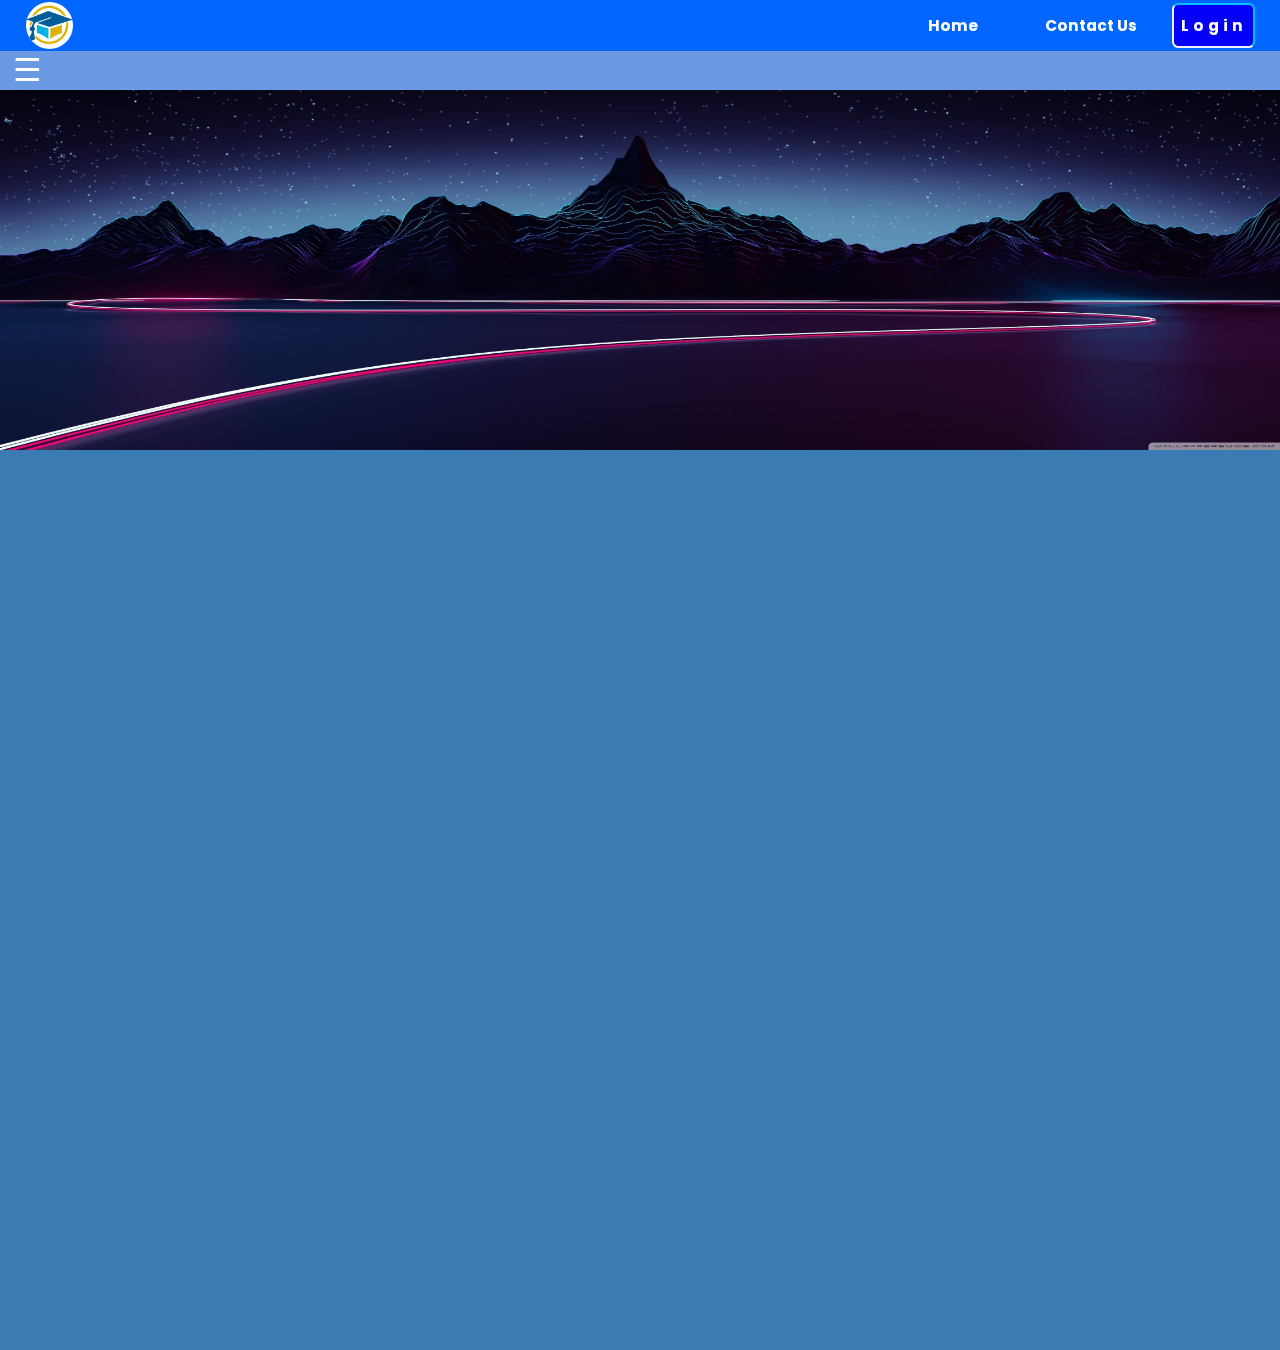
<file: index.html>
<!DOCTYPE html>
<html lang="en">

<head>
    <meta charset="UTF-8">
    <meta name="viewport" content="width=device-width, initial-scale=1.0">
    <title>Document</title>

    <link rel="stylesheet" href="style.css">
    <link rel="stylesheet" href="https://cdnjs.cloudflare.com/ajax/libs/font-awesome/6.7.2/css/all.min.css"
        integrity="sha512-Evv84Mr4kqVGRNSgIGL/F/aIDqQb7xQ2vcrdIwxfjThSH8CSR7PBEakCr51Ck+w+/U6swU2Im1vVX0SVk9ABhg=="
        crossorigin="anonymous" referrerpolicy="no-referrer" />
</head>

<body>

    <header class="header">
        <a href="index.html" target="_self" rel="noopener noreferrer"><span class="logo"><img src="logo.png"
                    alt="Edu Hat" title="Hat Logo" srcset=""></span></a>



        <div class="head-options">
            <a href="">Home</a>
            <a href="">Contact Us</a>
            <button class="userr">Login</button>
        </div>
    </header>

    <div class="sub-header">
        <span class="sub-bars" aria-readonly="true">&#9776</span>
        <div class="sub-side-menu">
            <a href="" class="sub-ops"><button class="sub-ops">Maths</button></a>
            <a href="" class="sub-ops"><button class="sub-ops">Reasoning</button></a>
            <a href="" class="sub-ops"><button class="sub-ops">English</button></a>
            <a href="" class="sub-ops"><button class="sub-ops">General Awareness</button></a>
            <a href="" class="sub-ops"><button class="sub-ops">Practice PDFs</button></a>
            <a href="" class="sub-ops"><button class="sub-ops">Current Affairs Quiz</button></a>
            <a href="" class="sub-ops"><button class="sub-ops">Mini Tests</button></a>
            <a href="mock.html" class="sub-ops"><button class="sub-ops">Test Series</button></a>
            <a href="" class="sub-ops"><button class="sub-ops">Attempted Tests</button></a>
            <a href="" class="sub-ops"><button class="sub-ops">Need Help</button></a>
            <!-- <a href="" class="sub-ops"><button>Maths</button></a>
            <a href="" class="sub-ops"><button>Maths</button></a> -->

        </div>
    </div>



    <div class="user-log-box">
        <div class="login">
            <span class="close-xmark" title="Close">&#10006</span>
            <div class="user-logo"><i class="fa-solid fa-circle-user"></i></div>

            <div class="login-inputs">
                <div class="userid">
                    <span class="login-user-logo"><i class="fa-solid fa-circle-user"></i></span>
                    <input type="text" class="user-id u-name" placeholder="Username">
                    <span class="info-indicator">hi</span>
                </div>
                <div class="userpass">
                    <span class="login-user-logo"><i class="fa-solid fa-circle-user"></i></span>
                    <input type="password" class="user-id u-pass" placeholder="Password">
                    <span class="info-indicator">hi</span>
                </div>

                <button class="login-submit">Login</button>
            </div>

            <div class="signup-link">
                <p>Don't have an account, Click here to signup.</p>
                <button class="signup-link-btn">Sign-Up</button>
            </div>
        </div>

        <div class="sign-up-box">
            <span class="close-signup-xmark" title="Close">&#10006</span>
            <h2>Create Account</h2>

            <div class="form-fields">
                <div class="sign-upnames">
                <input type="text" placeholder="First Name" class="userfirst" value="">
                <input type="text" placeholder="Last Name" class="userlast">
                </div>
                <div class="date"><input type="date" name="" class="userdate"></div>
                <div class="paas-set"><input type="text" placeholder="Enter Mobile Number" class="usermobile"></div>
                <div class="paas-set"><input type="password" placeholder="Set Password" class="userpasswrd"></div>
                <button class="signup-btns">Sign-Up</button>
            </div>

            <div class="login-link-box">
                <p>Already have an account, Click here to Login.</p>
                <button class="login-link-btn">Login</button>
            </div>


        </div>


    </div>




    <div class="hero">
        <div class="hero-img">
            <h1>Welcome</h1>
            <div class="bgchange"></div>
        </div>
    </div>

    <div class="subject-section">

    </div>


    <script src="script.js"></script>
</body>

</html>
</file>
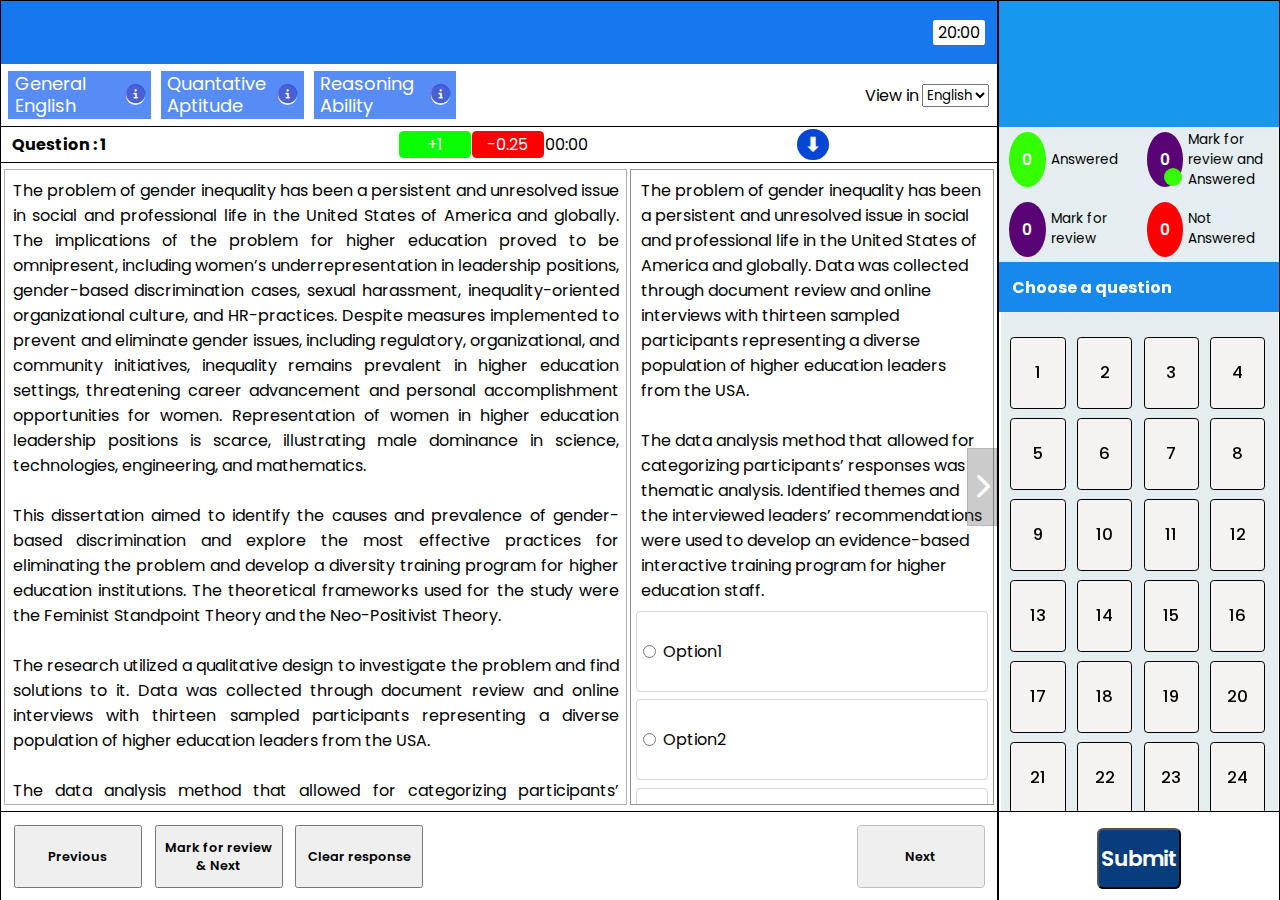
<file: mock-screen.html>
<!DOCTYPE html>
<html lang="en">

<head>
    <meta charset="UTF-8">
    <meta name="viewport" content="width=device-width, initial-scale=1.0">
    <title>Document</title>
    <link rel="stylesheet" href="style.css">
    <link rel="stylesheet" href="mock.css">
    <link rel="stylesheet" href="mock-ui.css">
    <link rel="stylesheet" href="mock-ui2.css">
    <link rel="stylesheet" href="mock-screen.css">
    <link rel="stylesheet" href="https://cdnjs.cloudflare.com/ajax/libs/font-awesome/6.7.2/css/all.min.css"
        integrity="sha512-Evv84Mr4kqVGRNSgIGL/F/aIDqQb7xQ2vcrdIwxfjThSH8CSR7PBEakCr51Ck+w+/U6swU2Im1vVX0SVk9ABhg=="
        crossorigin="anonymous" referrerpolicy="no-referrer" />
</head>

<body class="mock-body">

    <section class="mock-window">

        <div class="mock-left">

            <div class="left-pt1">
                <div class="mk-title"></div>
                <div id="timer" class="timer">20:00</div>
            </div>

            <div class="left-pt2">
                <div class="subjects">
                    <div>General English <i class="fa-solid fa-circle-info"></i></div>
                    <div>Quantative Aptitude <i class="fa-solid fa-circle-info"></i> </div>
                    <div>Reasoning Ability <i class="fa-solid fa-circle-info"></i></div>
                </div>
                <div class="lang">
                    <p>View in </p>
                    <select name="" id="language-select" onchange="translateText()">
                        <option value="english">English</option>
                        <option value="hindi">Hindi</option>
                    </select>
                </div>

            </div>
            <!-- ..................................... -->
            <div class="main-ques-div">

                <div class="ques-data">
                    <div class="qu-data-left">
                        <p>Question : <span class="ques-no">1</span></p>
                        <div class="ques-marks">

                            <span class="ans-selct crt">+1</span>

                            <span class="ans-selct wrg">-0.25</span>

                            <span class="ques-time" id="timerdisplay">00:00</span>

                        </div>

                    </div>
                    <div class="op-scroll">
                        <span class="dn-scroll">&#11015</span>
                    </div>
                </div>

                <div class="left-pt3">
                    <div class="ques-div">
                        <div class="ques ques1" id="text-div">




                            The problem of gender inequality has been a persistent and unresolved issue in social and
                            professional life in the United States of America and globally. The implications of the
                            problem for higher education proved to be omnipresent, including women’s underrepresentation
                            in leadership positions, gender-based discrimination cases, sexual harassment,
                            inequality-oriented organizational culture, and HR-practices. Despite measures implemented
                            to prevent and eliminate gender issues, including regulatory, organizational, and community
                            initiatives, inequality remains prevalent in higher education settings, threatening career
                            advancement and personal accomplishment opportunities for women. Representation of women in
                            higher education leadership positions is scarce, illustrating male dominance in science,
                            technologies, engineering, and mathematics. <br><br>This dissertation aimed to identify the
                            causes and prevalence of gender-based discrimination and explore the most effective
                            practices for eliminating the problem and develop a diversity training program for higher
                            education institutions. The theoretical frameworks used for the study were the Feminist
                            Standpoint Theory and the Neo-Positivist Theory. <br><br>The research utilized a qualitative
                            design to investigate the problem and find solutions to it. Data was collected through
                            document review and online interviews with thirteen sampled participants representing a
                            diverse population of higher education leaders from the USA. <br><br> The data analysis
                            method that allowed for categorizing participants’ responses was thematic analysis.
                            Identified themes and the interviewed leaders’ recommendations were used to develop an
                            evidence-based interactive training program for higher education staff.

                        </div>
                    </div>
                    <div class="option-div">

                        <div class="op-ques qs1">
                            The problem of gender inequality has been a persistent and unresolved issue in social and
                            professional life in the United States of America and globally.
                            Data was collected through document review and online interviews with thirteen sampled
                            participants representing a diverse population of higher education leaders from the USA.
                            <br><br> The data analysis method that allowed for categorizing participants’ responses was
                            thematic analysis. Identified themes and the interviewed leaders’ recommendations were used
                            to develop an evidence-based interactive training program for higher education staff.


                        </div>

                        <div class="op-options qs1-ops">
                            <label for="" class="lb qs1lb1"><input type="radio" name="" id="">Option1</label>
                            <label for="" class="lb qs1lb2"><input type="radio" name="" id="">Option2</label>
                            <label for="" class="lb qs1lb3"><input type="radio" name="" id="">Option3</label>
                            <label for="" class="lb qs1lb4"><input type="radio" name="" id="">Option4</label>
                            <label for="" class="lb qs1lb5"><input type="radio" name="" id="">Option5</label>
                        </div>


                    </div>
                    <div class="fs-btn">
                        <i class="fa-solid fa-chevron-right" id="chevron-right"></i>
                        <i class="fa-solid fa-chevron-left" id="chevron-left">
                        </i>
                    </div>
                </div>
            </div>
            <!-- ................................ -->
            <div class="left-pt4">

                <div class="lp4-part1">
                    <button class="prev-ques-btns">Previous</button>
                    <button class="mk-for-rev">Mark for review <br> & Next</button>
                    <button class="clr-rev">Clear response</button>
                </div>

                <div class="lp4-part2 nxt-ques-btns"><button>Next</button></div>

            </div>
        </div>
        <!-- .......................... -->
        <div class="mock-right">
            <div class="ryt-pt1"></div>
            <!-- ...................................... -->
            <div class="ryt-pt2">

                <div class="ques-status-info">
                    <div class="ques-status-btn" id="answrd">
                        0
                    </div>
                    <p>Answered</p>
                </div>

                <div class="ques-status-info">
                    <div class="ques-status-btn" id="m-f-r-a">
                        0
                        <div class="greenn-dot"></div>
                    </div>
                    <p>Mark for review and Answered</p>

                </div>

                <div class="ques-status-info">
                    <div class="ques-status-btn" id="m-f-r">
                        0
                    </div>
                    <p>Mark for review</p>

                </div>

                <div class="ques-status-info">
                    <div class="ques-status-btn" id="n-a">
                        0
                    </div>
                    <p>Not Answered</p>

                </div>

            </div>


            <!-- ........................... -->
            <div class="ryt-pt3">
                <div class="hd">
                    <h4>Choose a question</h4>
                </div>



                <div class="qs-hold">

                    <button class="ryt-ques-no1">1</button>
                    <button class="ryt-ques-no2">2</button>
                    <button class="ryt-ques-no3">3</button>
                    <button class="ryt-ques-no4">4</button>
                    <button class="ryt-ques-no5">5</button>
                    <button class="ryt-ques-no6">6</button>
                    <button class="ryt-ques-no7">7</button>
                    <button class="ryt-ques-no8">8</button>
                    <button class="ryt-ques-no9">9</button>
                    <button class="ryt-ques-no10">10</button>
                    <button class="ryt-ques-no11">11</button>
                    <button class="ryt-ques-no12">12</button>
                    <button class="ryt-ques-no13">13</button>
                    <button class="ryt-ques-no14">14</button>
                    <button class="ryt-ques-no15">15</button>
                    <button class="ryt-ques-no16">16</button>
                    <button class="ryt-ques-no17">17</button>
                    <button class="ryt-ques-no18">18</button>
                    <button class="ryt-ques-no19">19</button>
                    <button class="ryt-ques-no20">20</button>
                    <button class="ryt-ques-no21">21</button>
                    <button class="ryt-ques-no22">22</button>
                    <button class="ryt-ques-no23">23</button>
                    <button class="ryt-ques-no24">24</button>
                    <button class="ryt-ques-no25">25</button>
                    <button class="ryt-ques-no26">26</button>
                    <button class="ryt-ques-no27">27</button>
                    <button class="ryt-ques-no28">28</button>
                    <button class="ryt-ques-no29">29</button>
                    <button class="ryt-ques-no30">30</button>



                </div>




                <div class="ryt-pt4">
                    <button type="submit" class="submit-btn">Submit</button>
                </div>
            </div>


        </div>
        <!-- ................................ -->
    </section>





    <script src="script.js"></script>
    <script src="timer.js"></script>
    <script src="mock-screen.js"></script>
    <script src="Mock Navigation.js"></script>
    <!-- <script src="deepseek js code for mock.js"></script> -->

</body>

</html>
</file>
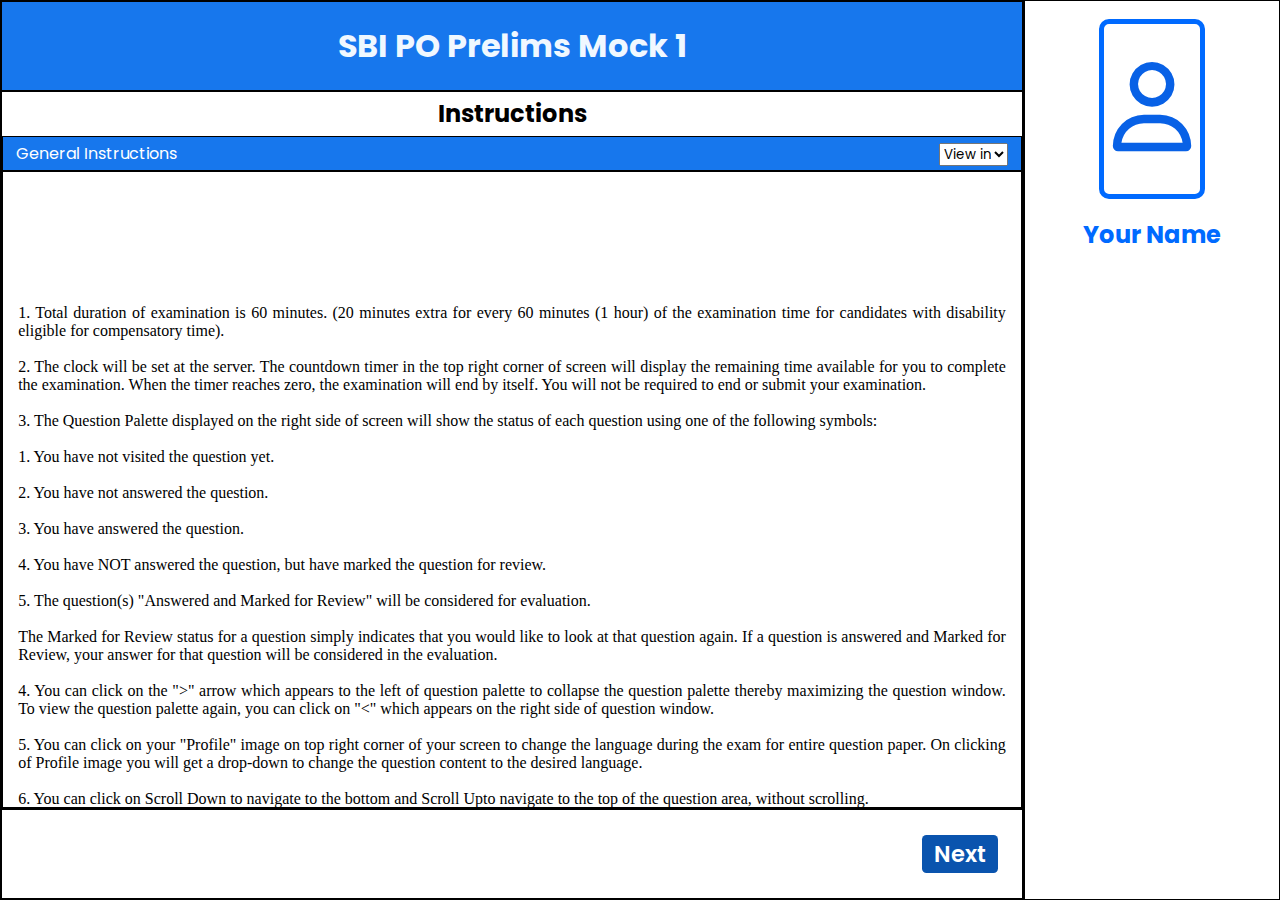
<file: mock-ui.html>
<!DOCTYPE html>
<html lang="en">

<head>
    <meta charset="UTF-8">
    <meta name="viewport" content="width=device-width, initial-scale=1.0">
    <title>Document</title>

    <link rel="stylesheet" href="style.css">
    <link rel="stylesheet" href="mock.css">
    <link rel="stylesheet" href="mock-ui.css">
    <link rel="stylesheet" href="https://cdnjs.cloudflare.com/ajax/libs/font-awesome/6.7.2/css/all.min.css"
        integrity="sha512-Evv84Mr4kqVGRNSgIGL/F/aIDqQb7xQ2vcrdIwxfjThSH8CSR7PBEakCr51Ck+w+/U6swU2Im1vVX0SVk9ABhg=="
        crossorigin="anonymous" referrerpolicy="no-referrer" />
</head>

<body>
    <div class="mock-info-page">
        <!-- ................................................. -->
        <div class="left-part">
            <div class="mock-heading">
                <h1>SBI PO Prelims Mock 1</h1>
            </div>
            <div class="instruction">
                <h2>Instructions</h2>
                <div class="ins-head">
                    <p>General Instructions</p>
                    <div class="ins-lang"><select name="" id="">
                            <option value="View in">View in</option>
                            <option value="View in">English</option>
                            <option value="View in">Hindi</option>
                        </select></div>
                </div>
                <div class="ins-content">
                    <div class="div">
                    <div class="instrcn">
                        1. Total duration of examination is 60 minutes. (20 minutes extra for every 60 minutes (1 hour) of
                        the examination time for candidates with disability eligible for compensatory time).<br><br>
                        2. The clock will be set at the server. The countdown timer in the top right corner of screen will
                        display the remaining time available for you to complete the examination. When the timer reaches
                        zero, the examination will end by itself. You will not be required to end or submit your
                        examination.<br><br>
                       3. The Question Palette displayed on the right side of screen will show the status of each question
                        using one of the following symbols:<br><br>
                        1. You have not visited the question yet.<br><br>
                        2. You have not answered the question.<br><br>
                        3. You have answered the question.<br><br>
                        4. You have NOT answered the question, but have marked the question for review.<br><br>
                        5. The question(s) "Answered and Marked for Review" will be considered for evaluation.<br><br>

                        The Marked for Review status for a question simply indicates that you would like to look at that
                        question again. If a question is answered and Marked for Review, your answer for that question
                        will be considered in the evaluation.<br><br>
                       4. You can click on the ">" arrow which appears to the left of question palette to collapse the
                        question palette thereby maximizing the question window. To view the question palette again, you
                        can click on "<" which appears on the right side of question window. <br><br>
                        5. You can click on
                            your "Profile" image on top right corner of your screen to change the language during the
                            exam for entire question paper. On clicking of Profile image you will get a drop-down to
                            change the question content to the desired language.<br><br>
                            6. You can click on Scroll Down to
                            navigate to the bottom and Scroll Upto navigate to the top of the question area, without
                            scrolling.<br><br>
                             Navigating to a Question: <br><br>
                             7.To answer a question, do the following: <br><br>
                            a. Click on the
                            question number in the Question Palette at the right of your screen to go to that numbered
                            question directly. Note that using this option does NOT save your answer to the current
                            question. <br> b. Click on Save &Next to save your answer for the current question and then go to
                            the next question. <br> c. Click on Mark for Review & Next to save your answer for the current
                            question, mark it for review, and then go to the next question. 
                            <br><br>
                            Answering a Question :<br><br>
                            8. Procedure for answering a multiple choice type question: <br><br>
                            a. To select your answer, click on the
                            button of one of the options. <br> b. To deselect your chosen answer, click on the button of the
                            chosen option again or click on the Clear Response button. <br> c. To change your chosen answer,
                            click on the button of another option To save your answer, you MUST click on the Save & Next
                            button. <br> d. To mark the question for review, click on the Mark for Review & Next button. If an
                            answer is selected for a question that is Marked for Review, that answer will be considered
                            in the evaluation. <br><br>
                            9. To change your answer to a question that has already been answered, first
                            select that question for answering and then follow the procedure for answering that type of
                            question. <br><br>
                           10. Note that ONLY Questions for which answers are saved or marked for review after
                            answering will be considered for evaluation. <br><br>
                            
                            Navigating through sections: <br><br>
                            11. Sections in this
                            question paper are displayed on the top bar of the screen. Questions in a section can be
                            viewed by clicking on the section name. The section you are currently viewing is
                            highlighted. <br><br>
                            
                           12. After clicking the Save & Next button on the last question for a section, you
                            will automatically be taken to the first question of the next section. <br><br>
                            13. You can shuffle
                            between tests and questions anytime during the examination as per your convenience only
                            during the time stipulated. <br><br>
                            14. Candidate can view the corresponding section summary as part of
                            the legend that appears in every section above the question palette. </div>
                        </div>
                    </div>
                </div>
                <div class="mock-ins-nav">
                    <div class="nxt-info"><a href="mock-ui2.html"><button class="nxt-info-btn">Next</button></a></div>
                   
                </div>
            </div>


            <!-- ................................................. -->
            <div class="right-part">
                <div class="mock-user"><i class="fa-regular fa-user"></i></div>
                <h2>Your Name</h2>
            </div>
        </div>

</body>

</html>
</file>
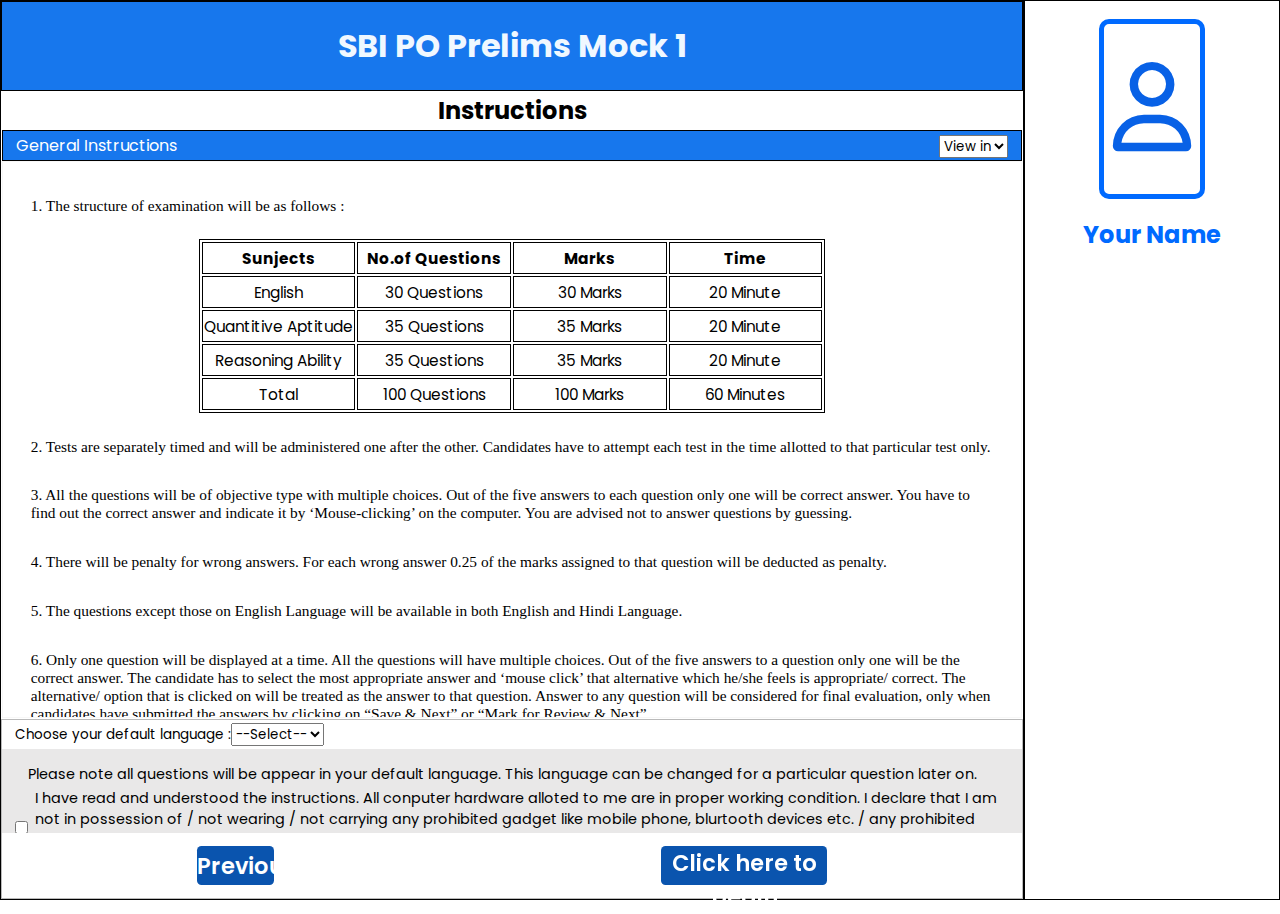
<file: mock-ui2.html>
<!DOCTYPE html>
<html lang="en">

<head>
    <meta charset="UTF-8">
    <meta name="viewport" content="width=device-width, initial-scale=1.0">
    <title>Document</title>

    <link rel="stylesheet" href="style.css">
    <link rel="stylesheet" href="mock.css">
    <link rel="stylesheet" href="mock-ui.css">
    <link rel="stylesheet" href="mock-ui2.css">
    <link rel="stylesheet" href="https://cdnjs.cloudflare.com/ajax/libs/font-awesome/6.7.2/css/all.min.css"
        integrity="sha512-Evv84Mr4kqVGRNSgIGL/F/aIDqQb7xQ2vcrdIwxfjThSH8CSR7PBEakCr51Ck+w+/U6swU2Im1vVX0SVk9ABhg=="
        crossorigin="anonymous" referrerpolicy="no-referrer" />
</head>

<body>
    <div class="mock-info-page">
        <!-- ................................................. -->
        <div class="left-part">
            <div class="mock-heading">
                <h1>SBI PO Prelims Mock 1</h1>
            </div>
            <div class="instruction">
                <h2>Instructions</h2>
                <div class="ins-head">
                    <p>General Instructions</p>
                    <div class="ins-lang"><select name="" id="">
                            <option value="View in">View in</option>
                            <option value="View in">English</option>
                            <option value="View in">Hindi</option>
                        </select></div>
                </div>

                <div class="ins-content">
                    <div class="div">
                        <div class="instrcn">
                            <!-- ..... -->

                            <br>
                            <p>1. The structure of examination will be as follows :</p>
                            <br>
                            <div class="pre">

                                <table class="exam-pattern-table">
                                    <tr>
                                        <th>Sunjects</th>
                                        <th>No.of Questions</th>
                                        <th>Marks</th>
                                        <th>Time</th>
                                    </tr>
                                    <tr>
                                        <td>English</td>
                                        <td>30 Questions</td>
                                        <td>30 Marks</td>
                                        <td>20 Minute</td>
                                    </tr>
                                    <tr>
                                        <td>Quantitive Aptitude</td>
                                        <td>35 Questions</td>
                                        <td>35 Marks</td>
                                        <td>20 Minute</td>
                                    </tr>
                                    <tr>
                                        <td>Reasoning Ability</td>
                                        <td>35 Questions</td>
                                        <td>35 Marks</td>
                                        <td>20 Minute</td>
                                    </tr>
                                    <tr>
                                        <td>Total</td>
                                        <td>100 Questions</td>
                                        <td>100 Marks</td>
                                        <td>60 Minutes</td>
                                    </tr>

                                </table>
                            </div>

                            <br>
                            <p>2. Tests are separately timed and will be administered one after the other. Candidates
                                have
                                to
                                attempt each test in the
                                time allotted to that particular test only.</p> <br>
                            <p> 3. All the questions will be of objective type with multiple choices. Out of
                                the five answers to each
                                question only one will be correct answer. You have to find out the correct answer and
                                indicate it by ‘Mouse-clicking’ on
                                the computer. You are advised not to answer questions by guessing.</p> <br>
                            <p>
                                4. There will be
                                penalty for
                                wrong answers. For
                                each wrong answer 0.25 of the marks assigned to that question will be deducted as
                                penalty.</p>
                            <br>
                            <p> 5. The questions except those on English Language will be available in both English and
                                Hindi Language.</p> <br>
                            <p> 6. Only one question will be displayed at a time.
                                All the questions will have multiple choices. Out of the five answers to a question only
                                one
                                will be the correct
                                answer. The candidate has to select the most appropriate answer and ‘mouse click’ that
                                alternative
                                which he/she feels is appropriate/ correct. The alternative/ option that is clicked on
                                will
                                be treated as the
                                answer to that question. Answer to any question will be considered for final evaluation,
                                only when
                                candidates have submitted the answers by clicking on “Save & Next” or “Mark for Review &
                                Next”.</p>
                            <br>
                            <p>7. The clock has been set at the server and the countdown timer at the top right corner
                                of
                                your
                                screen will display
                                the time remaining for you to complete the exam. When the clock runs out the exam ends
                                by
                                default - you are
                                not required to end or submit your exam. </p><br>
                            <p> 8. The Question Palette displayed on the right side of screen will show the status of
                                each
                                question using one of
                                the following symbols:</p>

                            <br>
                            <p>The Marked for Review status for a question simply indicates that you would like to look
                                at
                                that question again.
                                If a question is answered and Marked for Review, your answer for that question will be
                                considered in the
                                evaluation.</p> <br>
                            <p> 9. To select a question to answer, you can do one of the following : </p><br>
                            <p>(a)
                                Click on the question number on the question palette at the right of your screen to go
                                to
                                that numbered
                                question directly. Note that using this option does NOT save your answer to the current
                                question.</p> <br>
                            <p> (b) Click on ‘Save & Next’ to save answer to current question and to go to the next
                                question
                                in sequence.</p> <br>
                            <p> (c) Click on ‘Mark for Review and Next’ to save answer to current question, mark it for
                                review, and to go
                                to the next question in sequence.</p> <br>


                            <p> 10. To select your answer, click on one of the option buttons.</p> <br>
                            <p> 11. To change your answer, click another desired option button. </p><br>
                            <p> 12. To save your answer, you MUST click on Save & Next.</p> <br>
                            <p> 13. To deselect a chosen answer, click on the chosen option again or click on the Clear
                                Response
                                button. </p><br>
                            <p>14. To mark a question for review click on Mark for Review & Next. If an answer is
                                selected for
                                a question that is
                                Marked for Review, the answer will be considered in the final evaluation.</p>
                            <br>
                            <p> 15.
                                To change an answer to a question, first select the question and then click on the new
                                answer option followed
                                by a click on the Save & Next button.</p> <br>
                            <p>16. Questions that are saved or marked for review after answering will ONLY be considered
                                for
                                evaluation. </p><br>
                            <p>17.You can navigate only within the test during the time allotted for each test. Once the
                                allotted time for the test
                                ends, you will move to the next test. You cannot move back to the earlier test. </p><br>
                            <p> 18. You can move the mouse cursor over the section names to view the status of the
                                questions for
                                that section.</p> <br>
                            <p>19. The candidates are requested to follow the instructions of the “Test Administrator”
                                carefully. If any candidate
                                does not follow the instructions / rules, it would be treated as a case of
                                misconduct/adoption of unfair means
                                and such a candidate would be liable for debarment from appearing for tests for a period
                                as
                                decided by IBPS.</p> <br>
                            <p>20. The candidates may ask the Test Administrator about their doubts or questions only
                                before
                                the
                                commencement of the test. No query shall be entertained after the commencement of the
                                test. </p><br>
                            <p> 21. After the expiry of Test, the candidates will not be able to attempt any question or
                                check
                                their answers.
                                The answers of the candidate would be saved automatically by the computer system even if
                                he/she
                                has not clicked the “Submit” button. </p><br>
                            <p> 22. Please note :</p> <br>
                            <p>(a) Candidates will not be allowed to “finally submit” unless they have exhausted the
                                actual
                                test time. </p><br>
                            <p> (b) Under no circumstances should a candidate click on any of the ‘keyboard keys’ once
                                the
                                exam
                                starts as this will lock the exam.</p> <br><br>
                            

                                <h2>WISH YOU ALL THE BEST!</h2>







                            <!-- ..... -->
                        </div>
                    </div>
                </div>
            </div>
            <div class="mock-ins-nav">

                <div class="mock-auth">
                    <span>
                        <p>Choose your default language : </p> <select name="" id="">
                            <option value="">--Select--</option>
                            <option value="">English</option>
                            <option value="">Hindi</option>
                        </select>
                    </span>
                    <div class="div3">
                        <span>Please note all questions will be appear in your default language. This language can be
                            changed for a particular question later on.</span>
                        <div>
                           
                            <div class="m-auth">
                                <div class="chkbox"><input type="checkbox"></div>
                                <div class="div4">
                                    <p>I have read and understood the instructions. All conputer hardware alloted to me are
                                    in proper working condition. I declare that I am not in possession of / not wearing
                                    / not carrying any prohibited gadget like mobile phone, blurtooth devices etc. / any
                                    prohibited material with me into the Examination Hall. I agree that in case of not
                                    adhering to the instructions I shall be liable to be debarred from this Test and/or
                                    to disciplinary action which may include ban from future Tests / Examinations.</p>
                                </div>
                            </div>
                        </div>
                    </div>
                    <!-- ................. -->


                    <!-- ................. -->




                </div>

                <div class="div2">
                    <div class="prev-info"><a href="mock-ui.html"><button class="prev-info-btn">Previous</button></a>
                    </div>
                   <div class="brgin-test"><a href="mock-screen.html"><button>Click here to begin</button></a></div>
                </div>

            </div>
         
        </div>


        <!-- ................................................. -->
        <div class="right-part">
            <div class="mock-user"><i class="fa-regular fa-user"></i></div>
            <h2>Your Name</h2>
        </div>
    </div>

</body>

</html>
</file>
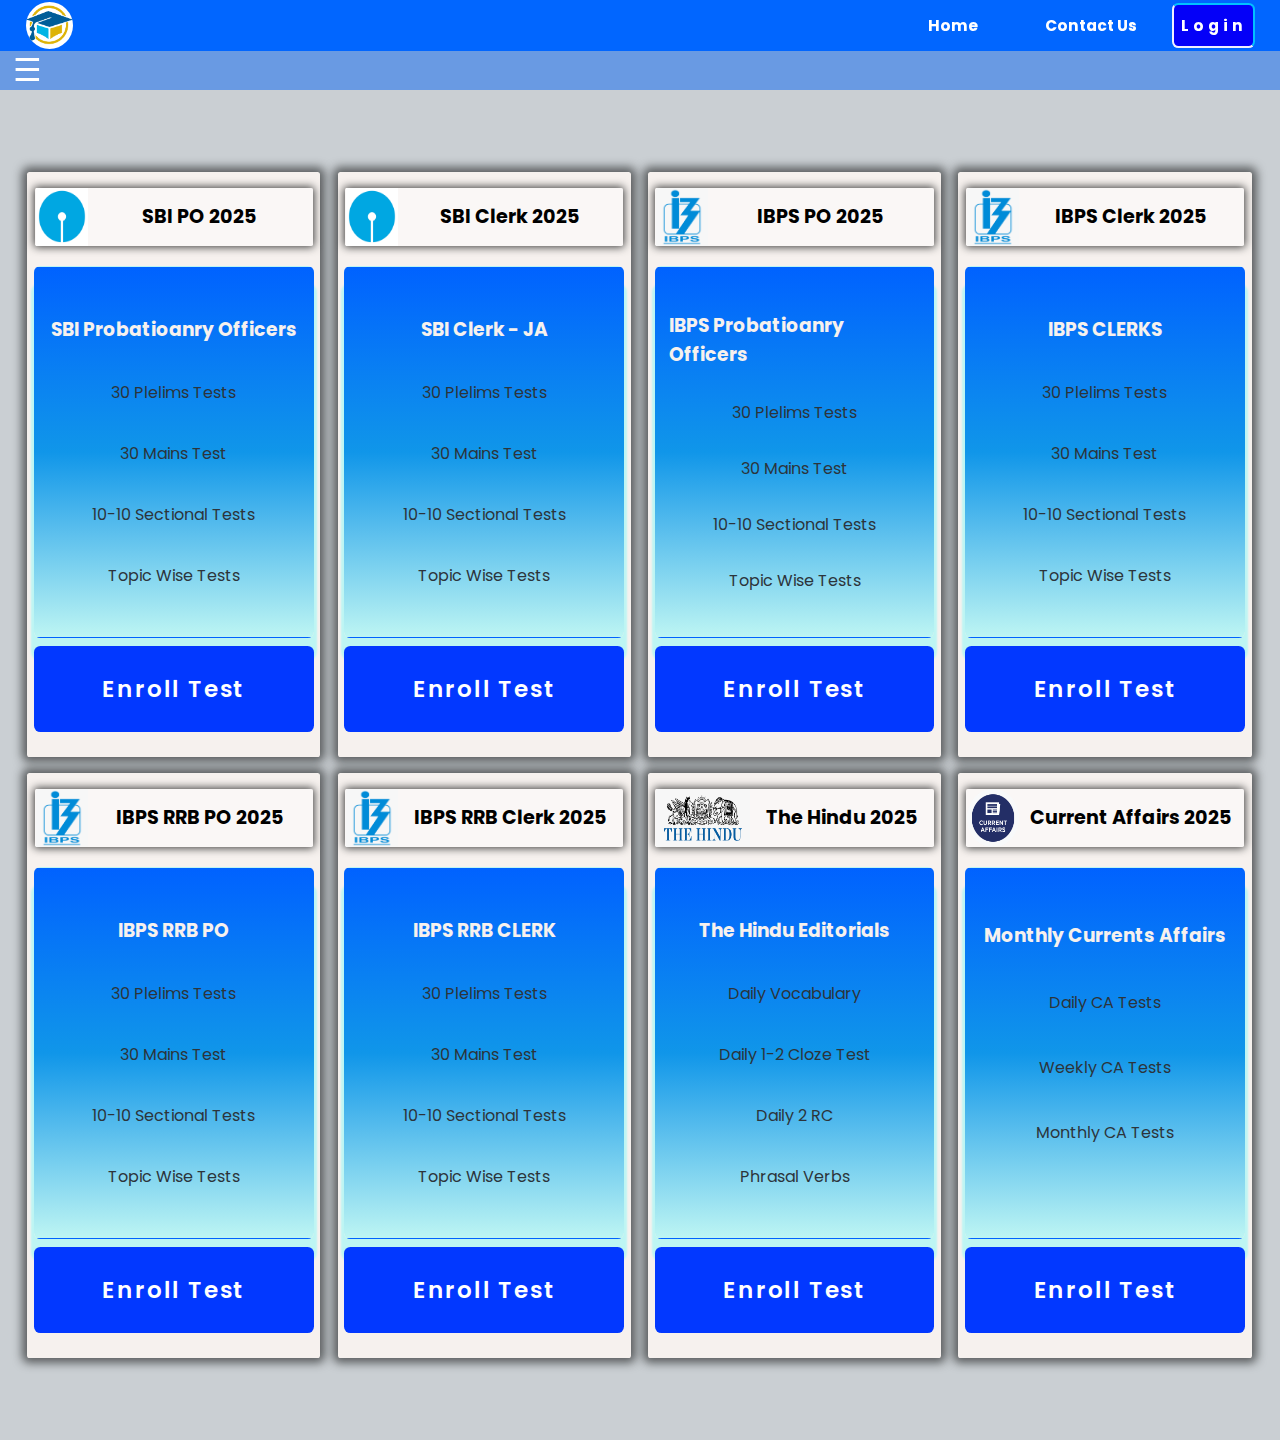
<file: mock.html>
<!DOCTYPE html>
<html lang="en">
<head>
    <meta charset="UTF-8">
    <meta name="viewport" content="width=device-width, initial-scale=1.0">
    <title>Document</title>

    <link rel="stylesheet" href="style.css">
    <link rel="stylesheet" href="mock.css">
    <link rel="stylesheet" href="https://cdnjs.cloudflare.com/ajax/libs/font-awesome/6.7.2/css/all.min.css" integrity="sha512-Evv84Mr4kqVGRNSgIGL/F/aIDqQb7xQ2vcrdIwxfjThSH8CSR7PBEakCr51Ck+w+/U6swU2Im1vVX0SVk9ABhg==" crossorigin="anonymous" referrerpolicy="no-referrer" />
</head>
<body>

    <header class="header">
        <a href="index.html" target="_self" rel="noopener noreferrer"><span class="logo"><img src="logo.png" alt="Edu Hat" title="Hat Logo" srcset=""></span></a>



        <div class="head-options">
            <a href="">Home</a>
            <a href="">Contact Us</a>
            <button class="userr">Login</button>
        </div>
    </header>

    <div class="sub-header">
        <span class="sub-bars" aria-readonly="true">&#9776</span>
        <div class="sub-side-menu">
            <a href="" class="sub-ops"><button class="sub-ops">Maths</button></a>
            <a href="" class="sub-ops"><button class="sub-ops">Reasoning</button></a>
            <a href="" class="sub-ops"><button class="sub-ops">English</button></a>
            <a href="" class="sub-ops"><button class="sub-ops">General Awareness</button></a>
            <a href="" class="sub-ops"><button class="sub-ops">Practice PDFs</button></a>
            <a href="" class="sub-ops"><button class="sub-ops">Current Affairs Quiz</button></a>
            <a href="" class="sub-ops"><button class="sub-ops">Mini Tests</button></a>
            <a href="mock.html" class="sub-ops"><button class="sub-ops">Test Series</button></a>
            <a href="" class="sub-ops"><button class="sub-ops">Attempted Tests</button></a>
            <a href="" class="sub-ops"><button class="sub-ops">Need Help</button></a>
            <!-- <a href="" class="sub-ops"><button>Maths</button></a>
            <a href="" class="sub-ops"><button>Maths</button></a> -->
            
        </div>
    </div>



    <div class="user-log-box">
            <div class="login">
                <span class="close-xmark" title="Close">&#10006</span>
                <div class="user-logo"><i class="fa-solid fa-circle-user"></i></div>

                <div class="login-inputs">
                    <div class="userid">
                        <span class="login-user-logo"><i class="fa-solid fa-circle-user"></i></span>
                        <input type="text" class="user-id" placeholder="Username">
                        <span class="info-indicator">hi</span>
                    </div>
                    <div class="userpass">
                        <span class="login-user-logo"><i class="fa-solid fa-circle-user"></i></span>
                        <input type="password" class="user-id" placeholder="Password">
                        <span class="info-indicator">hi</span>
                    </div>

                    <button class="login-submit">Login</button>
                </div>

                <div class="signup-link">
                    <p>Don't have an account, Click here to signup.</p>
                    <button class="signup-link-btn">Sign-Up</button>
                </div>
            </div>
            
            <div class="sign-up-box">
                <span class="close-signup-xmark" title="Close">&#10006</span>
                <h2>Create Account</h2>

                <div class="form-fields">
                    <div class="sign-upnames"><input type="text" placeholder="First Name">
                        <input type="text" placeholder="Last Name"></div>
                        <div class="date" ><input type="date" name="" id=""></div>
                        <div class="paas-set"><input type="text" placeholder="Enter Mobile Number"></div>
                        <div class="paas-set"><input type="password" placeholder="Set Password"></div>
                        <button class="signup-btns">Sign-Up</button>
                </div>

                <div class="login-link-box">
                    <p>Already have an account, Click here to Login.</p>
                    <button class="login-link-btn">Login</button>
                </div>


            </div>


    </div>


    <div class="tests">

        <div class="testboxes">
            <div class="add-enroll-test">
                <span class="test-logos" style=" background-image: url('sbicircle.png');"></span>
                <div class="test-title">SBI PO 2025</div>
            </div>
            <div class="about-test">
                <div class="test-des">
                    <h3>SBI Probatioanry Officers</h3>
                    <ul>30 Plelims Tests</ul>
                    <ul>30 Mains Test</ul>
                    <ul>10-10 Sectional Tests</ul>
                    <ul>Topic Wise Tests</ul>
                </div>
               <div class="test-button">
                <a href="mocks-dsahboards.html"><button class="enroll-button">Enroll Test</button></a>
               </div>
            </div>
            


        </div>



        <div class="testboxes">
            <div class="add-enroll-test">
                <span class="test-logos" style=" background-image: url('sbicircle.png');"></span>
                <div class="test-title">SBI Clerk 2025</div>
            </div>
            <div class="about-test">
                <div class="test-des">
                    <h3>SBI Clerk - JA</h3>
                    <ul>30 Plelims Tests</ul>
                    <ul>30 Mains Test</ul>
                    <ul>10-10 Sectional Tests</ul>
                    <ul>Topic Wise Tests</ul>
                </div>
               <div class="test-button">
                <button class="enroll-button">Enroll Test</button>
               </div>
            </div>

        </div>

        <div class="testboxes">
            <div class="add-enroll-test">
                <span class="test-logos" style=" background-image: url('ibpslogo.png');"></span>
                <div class="test-title">IBPS PO 2025</div>
            </div>
            <div class="about-test">
                <div class="test-des">
                    <h3>IBPS Probatioanry Officers</h3>
                    <ul>30 Plelims Tests</ul>
                    <ul>30 Mains Test</ul>
                    <ul>10-10 Sectional Tests</ul>
                    <ul>Topic Wise Tests</ul>
                </div>
               <div class="test-button">
                <button class="enroll-button">Enroll Test</button>
               </div>
            </div>
            
        </div>

        <div class="testboxes">
            <div class="add-enroll-test">
                <span class="test-logos" style=" background-image: url('ibpslogo.png');"></span>
                <div class="test-title">IBPS Clerk 2025</div>
            </div>
            <div class="about-test">
                <div class="test-des">
                    <h3>IBPS CLERKS</h3>
                    <ul>30 Plelims Tests</ul>
                    <ul>30 Mains Test</ul>
                    <ul>10-10 Sectional Tests</ul>
                    <ul>Topic Wise Tests</ul>
                </div>
               <div class="test-button">
                <button class="enroll-button">Enroll Test</button>
               </div>
            </div>
            
        </div>


        <div class="testboxes">
            <div class="add-enroll-test">
                <span class="test-logos" style=" background-image: url('ibpslogo.png');"></span>
                <div class="test-title">IBPS RRB PO 2025</div>
            </div>
            <div class="about-test">
                <div class="test-des">
                    <h3>IBPS RRB PO</h3>
                    <ul>30 Plelims Tests</ul>
                    <ul>30 Mains Test</ul>
                    <ul>10-10 Sectional Tests</ul>
                    <ul>Topic Wise Tests</ul>
                </div>
               <div class="test-button">
                <button class="enroll-button">Enroll Test</button>
               </div>
            </div>
            
        </div>


        <div class="testboxes">
            <div class="add-enroll-test">
                <span class="test-logos" style=" background-image: url('ibpslogo.png');"></span>
                <div class="test-title">IBPS RRB Clerk 2025</div>
            </div>
            <div class="about-test">
                <div class="test-des">
                    <h3>IBPS RRB CLERK</h3>
                    <ul>30 Plelims Tests</ul>
                    <ul>30 Mains Test</ul>
                    <ul>10-10 Sectional Tests</ul>
                    <ul>Topic Wise Tests</ul>
                </div>
               <div class="test-button">
                <button class="enroll-button">Enroll Test</button>
               </div>
            </div>
            
        </div>


        <div class="testboxes">
            <div class="add-enroll-test">
                <span class="test-logos thehindulogo" style=" background-image: url('thehindu.png');"></span>
                <div class="test-title">The Hindu 2025</div>
            </div>
            <div class="about-test">
                <div class="test-des">
                    <h3>The Hindu Editorials</h3>
                    <ul>Daily Vocabulary</ul>
                    <ul>Daily 1-2 Cloze Test</ul>
                    <ul>Daily 2 RC</ul>
                    <ul>Phrasal Verbs</ul>
                </div>
               <div class="test-button">
                <button class="enroll-button">Enroll Test</button>
               </div>
            </div>
            
        </div>


        <div class="testboxes">
            <div class="add-enroll-test">
                <span class="test-logos" style=" background-image: url('CA.png');"></span>
                <div class="test-title">Current Affairs 2025</div>
            </div>
            <div class="about-test">
                <div class="test-des">
                    <h3>Monthly Currents Affairs</h3>
                    <ul>Daily CA Tests</ul>
                    <ul>Weekly CA Tests</ul>
                    <ul>Monthly CA Tests</ul>
                    <ul></ul>
                </div>
               <div class="test-button">
                <button class="enroll-button">Enroll Test</button>
               </div>
            </div>
            
        </div>


    </div>
    





 <script src="script.js"></script>   
</body>
</html>
</file>
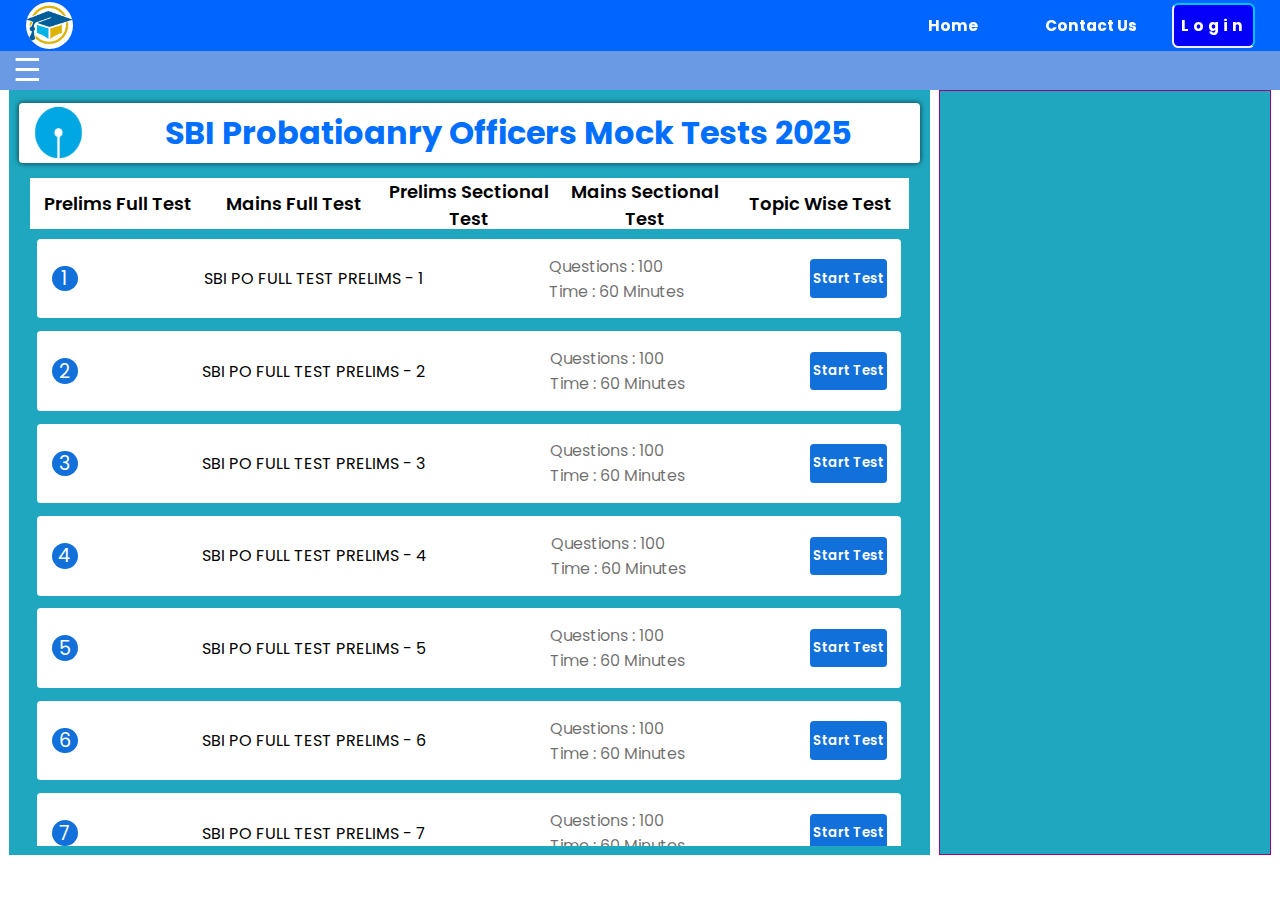
<file: mocks-dsahboards.html>
<!DOCTYPE html>
<html lang="en">

<head>
    <meta charset="UTF-8">
    <meta name="viewport" content="width=device-width, initial-scale=1.0">
    <title>Document</title>
    <link rel="stylesheet" href="mocks-dsahboards.css">
    <link rel="stylesheet" href="style.css">
    <link rel="stylesheet" href="mock.css">

    <link rel="stylesheet" href="https://cdnjs.cloudflare.com/ajax/libs/font-awesome/6.7.2/css/all.min.css"
        integrity="sha512-Evv84Mr4kqVGRNSgIGL/F/aIDqQb7xQ2vcrdIwxfjThSH8CSR7PBEakCr51Ck+w+/U6swU2Im1vVX0SVk9ABhg=="
        crossorigin="anonymous" referrerpolicy="no-referrer" />
</head>

<body>

    <header class="header">
        <a href="index.html" target="_self" rel="noopener noreferrer"><span class="logo"><img src="logo.png"
                    alt="Edu Hat" title="Hat Logo" srcset=""></span></a>



        <div class="head-options">
            <a href="">Home</a>
            <a href="">Contact Us</a>
            <button class="userr">Login</button>
        </div>
    </header>

    <div class="sub-header">
        <span class="sub-bars" aria-readonly="true">&#9776</span>
        <div class="sub-side-menu">
            <a href="" class="sub-ops"><button class="sub-ops">Maths</button></a>
            <a href="" class="sub-ops"><button class="sub-ops">Reasoning</button></a>
            <a href="" class="sub-ops"><button class="sub-ops">English</button></a>
            <a href="" class="sub-ops"><button class="sub-ops">General Awareness</button></a>
            <a href="" class="sub-ops"><button class="sub-ops">Practice PDFs</button></a>
            <a href="" class="sub-ops"><button class="sub-ops">Current Affairs Quiz</button></a>
            <a href="" class="sub-ops"><button class="sub-ops">Mini Tests</button></a>
            <a href="mock.html" class="sub-ops"><button class="sub-ops">Test Series</button></a>
            <a href="" class="sub-ops"><button class="sub-ops">Attempted Tests</button></a>
            <a href="" class="sub-ops"><button class="sub-ops">Need Help</button></a>
            <!-- <a href="" class="sub-ops"><button>Maths</button></a>
            <a href="" class="sub-ops"><button>Maths</button></a> -->

        </div>
    </div>



    <div class="user-log-box">
        <div class="login">
            <span class="close-xmark" title="Close">&#10006</span>
            <div class="user-logo"><i class="fa-solid fa-circle-user"></i></div>

            <div class="login-inputs">
                <div class="userid">
                    <span class="login-user-logo"><i class="fa-solid fa-circle-user"></i></span>
                    <input type="text" class="user-id" placeholder="Username">
                    <span class="info-indicator">hi</span>
                </div>
                <div class="userpass">
                    <span class="login-user-logo"><i class="fa-solid fa-circle-user"></i></span>
                    <input type="password" class="user-id" placeholder="Password">
                    <span class="info-indicator">hi</span>
                </div>

                <button class="login-submit">Login</button>
            </div>

            <div class="signup-link">
                <p>Don't have an account, Click here to signup.</p>
                <button class="signup-link-btn">Sign-Up</button>
            </div>
        </div>

        <div class="sign-up-box">
            <span class="close-signup-xmark" title="Close">&#10006</span>
            <h2>Create Account</h2>

            <div class="form-fields">
                <div class="sign-upnames"><input type="text" placeholder="First Name">
                    <input type="text" placeholder="Last Name">
                </div>
                <div class="date"><input type="date" name="" id=""></div>
                <div class="paas-set"><input type="text" placeholder="Enter Mobile Number"></div>
                <div class="paas-set"><input type="password" placeholder="Set Password"></div>
                <button class="signup-btns">Sign-Up</button>
            </div>

            <div class="login-link-box">
                <p>Already have an account, Click here to Login.</p>
                <button class="login-link-btn">Login</button>
            </div>


        </div>


    </div>

    <!-- ............................................ -->

    <div class="mock-dashboard">

        <div class="left-side">
            <div class="mocktest-title">
                <span class="mock-logos" style="background-image: url('sbicircle.png');"></span>
                <h2>SBI Probatioanry Officers Mock Tests 2025</h2>
            </div>

            <!-- ............................................. -->
            <div class="mock-dashboardbox">

                <div class="mocks-header">
                    <button class="mocks-type">Prelims Full Test</button>
                    <button class="mocks-type">Mains Full Test</button>
                    <button class="mocks-type">Prelims Sectional Test</button>
                    <button class="mocks-type">Mains Sectional Test</button>
                    <button class="mocks-type">Topic Wise Test</button>
                </div>
                <!-- .............................................. -->
                <div class="mock-dash-box">
                    <div class="mock-dash-box2">
                    <div class="mock-holder">
                        <div class="mock-no">
                            <span class="mk-no">1</span>
                            <div class="mocks-name">
                                SBI PO FULL TEST PRELIMS - 1
                            </div>
    
                            <div class="mk-info">
                                <p>Questions : 100</p>
                                <p>Time : 60 Minutes</p>
                            </div>
    
                            <div class="mock-btns">
                                <a href="mock-ui.html"><button>Start Test</button></a>
                            </div>
                        </div>
                        <!-- ............................... -->
                        <div class="mock-no">
                            <span class="mk-no">2</span>
                            <div class="mocks-name">
                                SBI PO FULL TEST PRELIMS - 2
                            </div>
    
                            <div class="mk-info">
                                <p>Questions : 100</p>
                                <p>Time : 60 Minutes</p>
                            </div>
    
                            <div class="mock-btns">
                                <a href=""><button>Start Test</button></a>
                            </div>
                        </div>
                        <!-- .......................................... -->
    
                        <div class="mock-no">
                            <span class="mk-no">3</span>
                            <div class="mocks-name">
                                SBI PO FULL TEST PRELIMS - 3
                            </div>
    
                            <div class="mk-info">
                                <p>Questions : 100</p>
                                <p>Time : 60 Minutes</p>
                            </div>
    
                            <div class="mock-btns">
                                <a href=""><button>Start Test</button></a>
                            </div>
                        </div>
                        <!-- ............................... -->
                        <div class="mock-no">
                            <span class="mk-no">4</span>
                            <div class="mocks-name">
                                SBI PO FULL TEST PRELIMS - 4
                            </div>
    
                            <div class="mk-info">
                                <p>Questions : 100</p>
                                <p>Time : 60 Minutes</p>
                            </div>
    
                            <div class="mock-btns">
                                <a href=""><button>Start Test</button></a>
                            </div>
                        </div>
                        <!-- .......................................... -->
                        <!-- ............................... -->
                        <div class="mock-no">
                            <span class="mk-no">5</span>
                            <div class="mocks-name">
                                SBI PO FULL TEST PRELIMS - 5
                            </div>
    
                            <div class="mk-info">
                                <p>Questions : 100</p>
                                <p>Time : 60 Minutes</p>
                            </div>
    
                            <div class="mock-btns">
                                <a href=""><button>Start Test</button></a>
                            </div>
                        </div>
                        <!-- .......................................... -->
                        <!-- ............................... -->
                        <div class="mock-no">
                            <span class="mk-no">6</span>
                            <div class="mocks-name">
                                SBI PO FULL TEST PRELIMS - 6
                            </div>
    
                            <div class="mk-info">
                                <p>Questions : 100</p>
                                <p>Time : 60 Minutes</p>
                            </div>
    
                            <div class="mock-btns">
                                <a href=""><button class="nxt-info-btn">Start Test</button></a>
                            </div>
                        </div>
                        <!-- .......................................... -->
                        <!-- ............................... -->
                        <div class="mock-no">
                            <span class="mk-no">7</span>
                            <div class="mocks-name">
                                SBI PO FULL TEST PRELIMS - 7
                            </div>
    
                            <div class="mk-info">
                                <p>Questions : 100</p>
                                <p>Time : 60 Minutes</p>
                            </div>
    
                            <div class="mock-btns">
                                <a href=""><button>Start Test</button></a>
                            </div>
                        </div>
                        <!-- .......................................... -->
                        <!-- ............................... -->
                        <div class="mock-no">
                            <span class="mk-no">8</span>
                            <div class="mocks-name">
                                SBI PO FULL TEST PRELIMS - 8
                            </div>
    
                            <div class="mk-info">
                                <p>Questions : 100</p>
                                <p>Time : 60 Minutes</p>
                            </div>
    
                            <div class="mock-btns">
                                <a href=""><button>Start Test</button></a>
                            </div>
                        </div>
                        <!-- .......................................... -->
                        <!-- ............................... -->
                        <div class="mock-no">
                            <span class="mk-no">9</span>
                            <div class="mocks-name">
                                SBI PO FULL TEST PRELIMS - 9
                            </div>
    
                            <div class="mk-info">
                                <p>Questions : 100</p>
                                <p>Time : 60 Minutes</p>
                            </div>
    
                            <div class="mock-btns">
                                <a href=""><button>Start Test</button></a>
                            </div>
                        </div>
                        <!-- .......................................... -->
                        <!-- ............................... -->
                        <div class="mock-no">
                            <span class="mk-no">10</span>
                            <div class="mocks-name">
                                SBI PO FULL TEST PRELIMS - 10
                            </div>
    
                            <div class="mk-info">
                                <p>Questions : 100</p>
                                <p>Time : 60 Minutes</p>
                            </div>
    
                            <div class="mock-btns">
                                <a href=""><button>Start Test</button></a>
                            </div>
                        </div>
                        <!-- .......................................... -->
                        <!-- ............................... -->
                        <div class="mock-no">
                            <span class="mk-no">11</span>
                            <div class="mocks-name">
                                SBI PO FULL TEST PRELIMS - 11
                            </div>
    
                            <div class="mk-info">
                                <p>Questions : 100</p>
                                <p>Time : 60 Minutes</p>
                            </div>
    
                            <div class="mock-btns">
                                <a href=""><button>Start Test</button></a>
                            </div>
                        </div>
                        <!-- .......................................... -->
                        <!-- ............................... -->
                        <div class="mock-no">
                            <span class="mk-no">12</span>
                            <div class="mocks-name">
                                SBI PO FULL TEST PRELIMS - 12
                            </div>
    
                            <div class="mk-info">
                                <p>Questions : 100</p>
                                <p>Time : 60 Minutes</p>
                            </div>
    
                            <div class="mock-btns">
                                <a href=""><button>Start Test</button></a>
                            </div>
                        </div>
                        <!-- .......................................... -->
                        <!-- ............................... -->
                        <div class="mock-no">
                            <span class="mk-no">13</span>
                            <div class="mocks-name">
                                SBI PO FULL TEST PRELIMS - 13
                            </div>
    
                            <div class="mk-info">
                                <p>Questions : 100</p>
                                <p>Time : 60 Minutes</p>
                            </div>
    
                            <div class="mock-btns">
                                <a href=""><button>Start Test</button></a>
                            </div>
                          
                        </div>
    
                        <!-- .......................................... -->
                        <div class="mock-no">
                            <span class="mk-no">14</span>
                            <div class="mocks-name">
                                SBI PO FULL TEST PRELIMS - 14
                            </div>
    
                            <div class="mk-info">
                                <p>Questions : 100</p>
                                <p>Time : 60 Minutes</p>
                            </div>
    
                            <div class="mock-btns">
                                <a href=""><button>Start Test</button></a>
                            </div>
                          
                        </div>
    
                        <!-- .......................................... -->
                        <div class="mock-no">
                            <span class="mk-no">15</span>
                            <div class="mocks-name">
                                SBI PO FULL TEST PRELIMS - 15
                            </div>
    
                            <div class="mk-info">
                                <p>Questions : 100</p>
                                <p>Time : 60 Minutes</p>
                            </div>
    
                            <div class="mock-btns">
                                <a href=""><button>Start Test</button></a>
                            </div>
                          
                        </div>
    
                        <!-- .......................................... -->
                        <div class="mock-no">
                            <span class="mk-no">16</span>
                            <div class="mocks-name">
                                SBI PO FULL TEST PRELIMS - 16
                            </div>
    
                            <div class="mk-info">
                                <p>Questions : 100</p>
                                <p>Time : 60 Minutes</p>
                            </div>
    
                            <div class="mock-btns">
                                <a href=""><button>Start Test</button></a>
                            </div>
                          
                        </div>
    
                        <!-- .......................................... -->
                        <div class="mock-no">
                            <span class="mk-no">17</span>
                            <div class="mocks-name">
                                SBI PO FULL TEST PRELIMS - 17
                            </div>
    
                            <div class="mk-info">
                                <p>Questions : 100</p>
                                <p>Time : 60 Minutes</p>
                            </div>
    
                            <div class="mock-btns">
                                <a href=""><button>Start Test</button></a>
                            </div>
                          
                        </div>
    
                        <!-- .......................................... -->
    
                        <div class="mock-no">
                            <span class="mk-no">18</span>
                            <div class="mocks-name">
                                SBI PO FULL TEST PRELIMS - 18
                            </div>
    
                            <div class="mk-info">
                                <p>Questions : 100</p>
                                <p>Time : 60 Minutes</p>
                            </div>
    
                            <div class="mock-btns">
                                <a href=""><button>Start Test</button></a>
                            </div>
                          
                        </div>
    
                        <!-- .......................................... -->
                        <div class="mock-no">
                            <span class="mk-no">19</span>
                            <div class="mocks-name">
                                SBI PO FULL TEST PRELIMS - 19
                            </div>
    
                            <div class="mk-info">
                                <p>Questions : 100</p>
                                <p>Time : 60 Minutes</p>
                            </div>
    
                            <div class="mock-btns">
                                <a href=""><button>Start Test</button></a>
                            </div>
                          
                        </div>
    
                        <!-- .......................................... -->
                        <div class="mock-no">
                            <span class="mk-no">20</span>
                            <div class="mocks-name">
                                SBI PO FULL TEST PRELIMS - 20
                            </div>
    
                            <div class="mk-info">
                                <p>Questions : 100</p>
                                <p>Time : 60 Minutes</p>
                            </div>
    
                            <div class="mock-btns">
                                <a href=""><button>Start Test</button></a>
                            </div>
                          
                        </div>
    
                        <!-- .......................................... -->
                        <div class="mock-no">
                            <span class="mk-no">21</span>
                            <div class="mocks-name">
                                SBI PO FULL TEST PRELIMS - 21
                            </div>
    
                            <div class="mk-info">
                                <p>Questions : 100</p>
                                <p>Time : 60 Minutes</p>
                            </div>
    
                            <div class="mock-btns">
                                <a href=""><button>Start Test</button></a>
                            </div>
                          
                        </div>
    
                        <!-- .......................................... -->
                        <div class="mock-no">
                            <span class="mk-no">22</span>
                            <div class="mocks-name">
                                SBI PO FULL TEST PRELIMS - 22
                            </div>
    
                            <div class="mk-info">
                                <p>Questions : 100</p>
                                <p>Time : 60 Minutes</p>
                            </div>
    
                            <div class="mock-btns">
                                <a href=""><button>Start Test</button></a>
                            </div>
                          
                        </div>
    
                        <!-- .......................................... -->
                        <div class="mock-no">
                            <span class="mk-no">23</span>
                            <div class="mocks-name">
                                SBI PO FULL TEST PRELIMS - 23
                            </div>
    
                            <div class="mk-info">
                                <p>Questions : 100</p>
                                <p>Time : 60 Minutes</p>
                            </div>
    
                            <div class="mock-btns">
                                <a href=""><button>Start Test</button></a>
                            </div>
                          
                        </div>
    
                        <!-- .......................................... -->
    
                        <div class="mock-no">
                            <span class="mk-no">24</span>
                            <div class="mocks-name">
                                SBI PO FULL TEST PRELIMS - 24
                            </div>
    
                            <div class="mk-info">
                                <p>Questions : 100</p>
                                <p>Time : 60 Minutes</p>
                            </div>
    
                            <div class="mock-btns">
                                <a href=""><button>Start Test</button></a>
                            </div>
                          
                        </div>
    
                        <!-- .......................................... -->
                        <div class="mock-no">
                            <span class="mk-no">25</span>
                            <div class="mocks-name">
                                SBI PO FULL TEST PRELIMS - 25
                            </div>
    
                            <div class="mk-info">
                                <p>Questions : 100</p>
                                <p>Time : 60 Minutes</p>
                            </div>
    
                            <div class="mock-btns">
                                <a href=""><button>Start Test</button></a>
                            </div>
                          
                        </div>
    
                        <!-- .......................................... -->
                        <div class="mock-no">
                            <span class="mk-no">26</span>
                            <div class="mocks-name">
                                SBI PO FULL TEST PRELIMS - 26
                            </div>
    
                            <div class="mk-info">
                                <p>Questions : 100</p>
                                <p>Time : 60 Minutes</p>
                            </div>
    
                            <div class="mock-btns">
                                <a href=""><button>Start Test</button></a>
                            </div>
                          
                        </div>
    
                        <!-- .......................................... -->
                        <div class="mock-no">
                            <span class="mk-no">27</span>
                            <div class="mocks-name">
                                SBI PO FULL TEST PRELIMS - 27
                            </div>
    
                            <div class="mk-info">
                                <p>Questions : 100</p>
                                <p>Time : 60 Minutes</p>
                            </div>
    
                            <div class="mock-btns">
                                <a href=""><button>Start Test</button></a>
                            </div>
                          
                        </div>
    
                        <!-- .......................................... -->
                        <div class="mock-no">
                            <span class="mk-no">28</span>
                            <div class="mocks-name">
                                SBI PO FULL TEST PRELIMS - 28
                            </div>
    
                            <div class="mk-info">
                                <p>Questions : 100</p>
                                <p>Time : 60 Minutes</p>
                            </div>
    
                            <div class="mock-btns">
                                <a href=""><button>Start Test</button></a>
                            </div>
                          
                        </div>
    
                        <!-- .......................................... -->
                        <div class="mock-no">
                            <span class="mk-no">29</span>
                            <div class="mocks-name">
                                SBI PO FULL TEST PRELIMS - 29
                            </div>
    
                            <div class="mk-info">
                                <p>Questions : 100</p>
                                <p>Time : 60 Minutes</p>
                            </div>
    
                            <div class="mock-btns">
                                <a href=""><button>Start Test</button></a>
                            </div>
                          
                        </div>
    
                        <!-- .......................................... -->
                        <div class="mock-no">
                            <span class="mk-no">30</span>
                            <div class="mocks-name">
                                SBI PO FULL TEST PRELIMS - 30
                            </div>
    
                            <div class="mk-info">
                                <p>Questions : 100</p>
                                <p>Time : 60 Minutes</p>
                            </div>
    
                            <div class="mock-btns">
                                <a href=""><button>Start Test</button></a>
                            </div>
                          
                        </div>
                    </div>
                </div>

                <!-- .................MOCK....................... -->
                </div>

               

            </div>


            <!-- ............................................. -->



        </div>

        <div class="right-side">

            

        </div>

    </div>
    <!-- ...................................................................... -->

















        <script src="script.js"></script>
</body>

</html>

<!-- 

<div class="exam-pattern">
                <div class="pre">
                    <h3>Prelims</h3>
                    <table>
                        <tr>
                        <th>Sunjects</th>
                        <th>No.of Questions</th>
                        <th>Marks</th>
                        <th>Time</th>
                        </tr>
                        <tr>
                            <td>English</td>
                            <td>30 Questions</td>
                            <td>30 Marks</td>
                            <td>20 Minute</td>
                        </tr>
                        <tr>
                            <td>Quantitive Aptiude</td>
                            <td>35 Questions</td>
                            <td>35 Marks</td>
                            <td>20 Minute</td>
                        </tr>
                        <tr>
                            <td>Reasoning Ability</td>
                            <td>35 Questions</td>
                            <td>35 Marks</td>
                            <td>20 Minute</td>
                        </tr>
                       
                    </table>
                </div>
                <div class="mains">
                    <h3>Mains</h3>
                    <table>
                        <tr>
                        <th>Sunjects</th>
                        <th>No.of Questions</th>
                        <th>Marks</th>
                        <th>Time</th>
                        </tr>
                        <tr>
                            <td>English</td>
                            <td>40 Questions</td>
                            <td>40 Marks</td>
                            <td>35 Minute</td>
                        </tr>
                        <tr>
                            <td>General Awareness</td>
                            <td>40 Questions</td>
                            <td>40 Marks</td>
                            <td>35 Minute</td>
                        </tr>
                        <tr>
                            <td>Quantitive Aptiude and Data Interpretaion</td>
                            <td>50 Questions</td>
                            <td>60 Marks</td>
                            <td>45 Minute</td>
                        </tr>
                        <tr>
                            <td>Reasoning Ability</td>
                            <td>50 Questions</td>
                            <td>60 Marks</td>
                            <td>45 Minute</td>
                        </tr>
                       
                    </table>
                </div>
            </div>



-->
</file>
<file: style.css>
@import url('https://fonts.googleapis.com/css2?family=Poppins:ital,wght@0,100;0,200;0,300;0,400;0,500;0,600;0,700;0,800;0,900;1,100;1,200;1,300;1,400;1,500;1,600;1,700;1,800;1,900&display=swap');


*{
    box-sizing: border-box;
    margin: 0;
    padding: 0;
    align-items: center;
    font-family: "Poppins", sans-serif;
    user-select: none;
}

.header{
    height: 4vw;
    width: 100%;
    background-color: rgb(1, 102, 255);
    display: flex;
    justify-content: space-between;
    z-index: 1000;
    position: fixed;
    z-index: 1000;
}

.logo img{
    height: 3.7vw;
    width: 3.7vw;
    background-color: rgb(255, 255, 255);
    border-radius: 50%;
    display: flex;
    margin: 2vw;
    cursor: pointer;
}

.sub-header{
    height: 3vw;
    width: 100%;
    background-color: rgb(105, 154, 227);
    display: flex;
    color: white;
    font-size: 2.5vw;
    position: fixed;
    top: 4vw;
    z-index: 1000;
}

.sub-bars{
    display: flex;
    height: 100%;
    margin: 1vw;
    justify-content: stretch;
    cursor: pointer;
    transition: background-color 0.5s, color 1s;
}
.sub-bars:hover{
    background-color: rgb(192, 223, 246);
    color: black;
}

.sub-side-menu{
    position: fixed;
    display: flex;
    flex-direction: column;
    justify-content: space-evenly;
    align-items: center;
    height: fit-content;
    width: fit-content;
    background-color: rgba(2, 2, 2, 0.375);
    backdrop-filter: blur(1px);
    top: 7vw;
    left: -20vw;
    border-right: 0.2vw solid rgb(255, 255, 255);
    transition: 0.5s;
    z-index: 1000;
}
.sub-ops{
    height: 4.2vw;
    width: 13vw;
    background-color: transparent;
    border: 1px solid transparent;
    font-size: 1.2vw;
    color: #fff;
    cursor: pointer;
}

.sub-ops:hover{
    background-color: #ffffff2d;
    color: #131921;
    font-weight: 700;
}

.head-options{
    height: 5.8vw;
    width: 30vw;
    background-color: #c2e8fc00;
    display: flex;
    justify-content: space-around;
    margin-right: 1vw;
}

.head-options a{
    text-decoration: none;
    color: rgb(255, 255, 255);
    font-size: 1.2vw;
    font-weight: 700;
    height: 3.7vw;
    width: 9vw;
    display: flex;
    justify-content: center;
    border-radius: 0.3vw;
    transition: 0.3s;
}

.head-options a:hover{
    background-color: #ffffff7d;
    color: rgb(19, 17, 36);
}

.userr{
    height: 3.5vw;
    width: 6.5vw;
    background-color: #0400f8;
    color: rgb(255, 255, 255);
    font-size: 1.2vw;
    font-weight: 700;
    letter-spacing: 0.3vw;
    border-radius: 0.5vw;
    outline: none;
    border: none;
    border-bottom: 2px solid rgba(255, 255, 255, 0.937) ;
    border-left: 2px solid rgba(255, 255, 255, 0.937);
    border-top: 2px solid rgb(0, 195, 255);
    border-right: 2px solid rgb(0, 195, 255);
    cursor: pointer;
}

.userr:focus {
    border-top: 2px solid rgba(255, 255, 255, 0.937);
    border-right: 2px solid rgba(255, 255, 255, 0.937);
    border-bottom: 2px solid rgb(0, 195, 255);
    border-left: 2px solid rgb(0, 195, 255);
}


/* .......................................................... */


.user-log-box{
    height: 35vw;
    width: 25vw;
    border: 2px solid rgba(255, 255, 255, 0);
    position: fixed;
    left: 50%;
    top: 52%;
    transform: translate(-50%, -50%);
    z-index: 10000;
    display: block;
    transition: 2s;
    display: none;
}

.close-xmark, .close-signup-xmark{
    height: 1.5vw;
    width: 1.5vw;
    transition: 1s;
    color: transparent;
    border-radius: 50%;
   display: flex;
   justify-content: center;
   position: absolute;
   top: 0.4vw;
   right: 0.5vw;
   cursor: pointer;
}

.close-xmark:hover, .close-signup-xmark:hover{
    background-color: #ff0000;
    color: #fff;
}

.login{
    height: 100%;
    width: 100%;
    background-color: lab(100% 0.01 -0.01 / 0.377);
    background-color: #0095ff6b;
    display: flex;
    flex-direction: column;
    justify-content: center;
    border-radius: 1vw;
    border: 0.5vh solid #fff;
    backdrop-filter: blur(px);
    transform: rotate();
    transition: 1s;
    
}

@keyframes userranimation {
    0%{border-left: 0.3vw solid #00aeff; border-bottom: 0.3vw solid #00aeff; border-right: 0.3vw solid white; border-top: 0.3VW solid white;}
    
    25%{border-left: 0.3vw solid rgb(255, 255, 255); border-bottom: 0.3vw solid #00aeff; border-right: 0.3vw solid #00aeff; border-top: 0.3VW solid white;}

    50%{border-left: 0.3vw solid rgb(255, 255, 255); border-bottom: 0.3vw solid rgb(255, 255, 255); border-right: 0.3vw solid #00aeff; border-top: 0.3VW solid #00aeff;}
    75%{border-left: 0.3vw solid #00aeff; border-bottom: 0.3vw solid rgb(255, 255, 255); border-right: 0.2vw solid white; border-top: 0.3vw solid #00aeff;}

    100%{border-left: 0.3vw solid #00aeff; border-bottom: 0.3vw solid #00aeff; border-right: 0.3vw solid white; border-top: 0.3vw solid white;}
}


.user-logo{
    height: fit-content;
    width: fit-content;
    font-size: 20vh;
    color: #131921;
    background-color: #ffffff;
    border-radius: 50%;
    border: 0.3vw solid white;
    display: flex;
    justify-content: center;
    margin-top: 1.2vh;
   
}

.user-logo:hover{
    animation-name: bdranimation;
    animation-duration: 1s;
    animation-timing-function: ease-in-out;
    animation-iteration-count: infinite;
}


.login-inputs{
    height: 50%;
    width: 98%;
    border: 1px solid rgba(255, 255, 255, 0);
    display: flex;
    flex-direction: column;
    justify-content: space-evenly;
}


.userid,.userpass{
    height: 7vh;
    width: 100%;
    background-color: #ffffff;
    border-radius: 4vh;
    display: flex;
    justify-content: space-evenly;
    position: relative;
}

.login-submit{
    height: 7vh;
    width: 30%;
    background-color: #fff;
    border-radius: 3.5vh;
    display: flex;
    font-size: 2vw;
    justify-content: center;
    position: relative;
    background-color: #131921;
    color: white;
    cursor: pointer;
}

.login-user-logo{
    height: 7vh;
    width: 4vw;
    border: 1px solid rgba(255, 255, 255, 0);
    border-top-left-radius: 4vh;
    border-bottom-left-radius: 4vh;
    display: flex;
    justify-content: center;
    font-size: 3vw;
}

.user-id{
    height: 100%;
    width: 100%;
    outline: none;
    font-size: 1.2vw;
    border-top-right-radius: 4vh;
    border-bottom-right-radius: 4vh;
    border: none;
    padding: 0 3vw 0 1vw;
}

.info-indicator{
    height: 100%;
    width: 3vw;
    position: absolute;
    background-color: #a40f0f00;
    right: 0;
    display: flex;
    justify-content: center;
}


.signup-link{
    height: 20%;
    width: 98%;
    border-top: 1px solid rgb(255, 255, 255);
    display: flex;
    flex-direction: column;
    align-items: center;
    justify-content: space-evenly;
    color: #fff;
}



.signup-link-btn{
    height: 7vh;
    width: 40%;
    background-color: #fff;
    border-radius: 3.5vh;
    display: flex;
    font-size: 2vw;
    justify-content: center;
    position: relative;
    background-color: #131921;
    color: white;
    cursor: pointer;
}














.sign-up-box{
    height: 100%;
    width: 100%;
    background-color: #0095ff;
    display: flex;
    flex-direction: column;
    justify-content: space-evenly;
    border-radius: 1vw;
    border: 0.5vh solid #fff;
    backdrop-filter: blur(px);
    transform: rotate();
    transition: 1s;
    position: absolute;
    top: 0;
    display: flex;
    align-items: center;
    transform: rotateY(-180deg);
    backface-visibility:hidden;
}


.sign-up-box h2{
    color: #fff;
    font-weight: 700;
    font-size: 2.5vw;
}

.form-fields{
    height: 60%;
    width: 98%;
    display: flex;
    align-items: center;
    justify-content: space-evenly;
    flex-direction: column;
    border-bottom: 0.1vw solid white;
}


.sign-upnames{
    height: 25%;
    width: 100%;
    display: flex;
    align-items: center;
    justify-content: space-between;
    border-top: 0.1vw solid white;
}

.sign-upnames input{
    height: 7vh;
    width: 11.7vw;
    border-radius: 4vw;
    padding: 0 1vw;
    font-size: 1.2vw;
}

.date {
    height: 25%;
    width: 100%;
    display: flex;
    justify-content: space-between;
}

.date input{
    height: 7vh;
    width: 100%;
    border-radius: 4vw;
    padding: 0 1vw;
    font-size: 1.2vw;
}


.paas-set{
    height: 25%;
    width: 98%;
    display: flex;
    justify-content: center;
}


.paas-set input{
    height: 7vh;
    width: 100%;
    border-radius: 4vw;
    padding: 0 1vw;
    font-size: 1.2vw;
}

@keyframes bdranimation {
    0%{border-left: 0.3vw solid #00aeff; border-bottom: 0.3vw solid #00aeff; border-right: 0.3vw solid white; border-top: 0.3VW solid white;}
    
    25%{border-left: 0.3vw solid rgb(255, 255, 255); border-bottom: 0.3vw solid #00aeff; border-right: 0.3vw solid #00aeff; border-top: 0.3VW solid white;}

    50%{border-left: 0.3vw solid rgb(255, 255, 255); border-bottom: 0.3vw solid rgb(255, 255, 255); border-right: 0.3vw solid #00aeff; border-top: 0.3VW solid #00aeff;}
    75%{border-left: 0.3vw solid #00aeff; border-bottom: 0.3vw solid rgb(255, 255, 255); border-right: 0.2vw solid white; border-top: 0.3vw solid #00aeff;}

    100%{border-left: 0.3vw solid #00aeff; border-bottom: 0.3vw solid #00aeff; border-right: 0.3vw solid white; border-top: 0.3vw solid white;}
}





.signup-btns,.login-link-btn{
    height: 7vh;
    width: 40%;
    background-color: #fff;
    border-radius: 3.5vh;
    display: flex;
    font-size: 2vw;
    justify-content: center;
    position: relative;
    background-color: #131921;
    color: white;
    cursor: pointer;
    animation-duration: 1s;
    animation-timing-function: ease-in-out;
    animation-iteration-count: infinite;
}






.login-link-box{
    height: 20%;
    width: 98%;
    display: flex;
    flex-direction: column;
    align-items: center;
    justify-content: space-evenly;
    border: 0.3vw  solid rgba(255, 255, 255, 0);
    color: #fff;
}






/* ................................................ */
.hero{
    height: 50vh;
    width: 100%;

}

.hero-img{
    height: 100%;
    width: 100%;
    background-image: url('hero1.png');
    background-size: 100% 100%;
    color: #fff;
    text-align: center;
}

.subject-section{
    height: 100vh;
    width: 100%;
    color: #fff;
    text-align: center;
    background: #3a7bb4;
    position: relative;
}
</file>
<file: mock.css>
@import url('https://fonts.googleapis.com/css2?family=Poppins:ital,wght@0,100;0,200;0,300;0,400;0,500;0,600;0,700;0,800;0,900;1,100;1,200;1,300;1,400;1,500;1,600;1,700;1,800;1,900&display=swap');


*{
    box-sizing: border-box;
    margin: 0;
    padding: 0;
    align-items: center;
    font-family: "Poppins", sans-serif;
    user-select: none;
}




.tests{
    height: 150vh;
    width: 100%;
    background-color: #cacfd3;
    position: absolute;
    top: 10vh;
    left: 50%;
    transform: translate(-50%);
    display: grid;
	place-content: center;
	grid-gap: 1em;
    padding: 0.5em;
	grid-template-columns: repeat(4, 23vw);
	min-height: 100vh;
}

.testboxes{
    height: 65vh;
    width: 22.9vw;
    position: relative;
    background-color: #f6f1ee;
    border-radius: 0.2vw;
    display: flex;
    justify-content: space-evenly;
    flex-direction: column;
    box-shadow: 0 0 10px 5px rgba(22, 23, 23, 0.612);
    transition: 0.5s;
}

/* .testboxes:hover{
    height: 68vh;
    position: sticky;
} */



.add-enroll-test{
    height: 4.5vw;
    width: 95%;
    background: rgba(255, 255, 255, 0.452);
    display: flex;
    justify-content: space-between;
    border: 0.1px solid rgba(0, 0, 0, 0);
    border-radius: 0.2vh;
    box-shadow: 0 0 8px 1px rgb(55, 56, 56);
}

.test-title{
    height: 4vw;
    width: 90%;
    display: flex;
    justify-content: center;
    font-size: 1.5vw;
    font-weight: 700;
}




.test-logos{
    height: 4.5vw;
    width: 4.5vw;
    background-image: url('');
    background-size: 100% 100%;
}

.about-test{
    height: 82%;
    width: 98%;
    border: 0.1px solid rgba(0, 0, 0, 0);
    display: flex;
    justify-content: space-evenly;
    flex-direction: column;
}

.test-des{
    height: 78%;
    width: 98%;
    border: 0.1px solid transparent;
    padding: 1vw;
    background-image: linear-gradient(to bottom, rgb(0, 98, 255), rgb(16, 150, 233), rgb(189, 245, 243));
    box-shadow: 0 20px 2px 3px rgb(189, 245, 243);
    color: rgb(44, 52, 59);
    display: flex;
    flex-direction: column;
    justify-content: space-evenly;
    place-content: left;
    border-radius: 0.5vw;
}

.test-des h3{
    color: #f6f1ee;
}

.test-button{
    height: 20%;
    width: 98%;
    display: flex;
    justify-content: center;
    border: transparent;
}

.enroll-button{
    height: 90%;
    width: 100%;
    border-radius: 0.5vw;
    font-size: 1.8vw;
    letter-spacing: 0.2vh;
    font-weight: 600;
    color: rgb(255, 255, 255);
    background-color: #0238ff;
   transition: 0.5s;
   border: transparent;
   cursor: pointer;
}

.enroll-button:hover{
    background-color: #0077ff;
}


.test-button a{
    width: 100%;
    height: 100%;
    display: flex;
    text-decoration: none;
}

.enroll-button:focus{
    box-shadow: 0 0 2px 3px aqua;
}


.thehindulogo{
    width: 10vw;
}
</file>
<file: mock-ui.css>
@import url('https://fonts.googleapis.com/css2?family=Poppins:ital,wght@0,100;0,200;0,300;0,400;0,500;0,600;0,700;0,800;0,900;1,100;1,200;1,300;1,400;1,500;1,600;1,700;1,800;1,900&display=swap');


*{
    box-sizing: border-box;
    margin: 0;
    padding: 0;
    align-items: center;
    font-family: "Poppins", sans-serif;
    user-select: none;
}


.mock-info-page{
    height: 100vh;
    width: 100%;
    display: flex;
}

.left-part{
    height: 100%;
    width: 80%;
    border: 0.1px solid black;
    display: flex;
    flex-direction: column;
    justify-content: space-evenly;
}
/* .................................................. */
.mock-heading{
    height: 10%;
    width: 100%;
    display: flex;
    place-content: center;
    border: 0.1px solid black;
    background-color: #1777ed;
    color: aliceblue;
}

.instruction{
    height: 80%;
    width: 100%;
    display: flex;
    flex-direction: column;
    place-content: center;
    border: 0.1px solid black;
}

.instruction h2{
    height: 7%;
    display: flex;
}

.ins-head{
    height: 5%;
    width: 100%;
    display: flex;
    justify-content: space-between;
    border: 0.1px solid black;
    padding: 1vw;
    color: rgb(255, 255, 255);
    background-color: #1777ed;
}

.ins-content{
    height: 100%;
    width: 100%;
    display: flex;
    justify-content: center;
    padding-top: 3vw;
    border: 0.1px solid black;
    overflow-y: scroll;
    padding: 3vw 1vw;
    position: relative;
}

.div {
    height: 100%;
    width: 98%;
    position: absolute;
    top: 60%;
    display: flex;
    justify-content: center;
    overflow-Y: visible;

}
.instrcn{
    height: 100%;
    width: 99%;
    display: flex;
    flex-direction: column;
    justify-content: center;
    overflow-y: visible;
    text-align: justify;
    font-family: 'Times New Roman', Times, serif;
}

/* ................................... */
.mock-ins-nav{
    height: 10%;
    width: 100%;
    display: flex;
    place-content: center;
    border: 0.1px solid black;
}



.nxt-info{
    height: 3vw;
    width: 6vw;
    display: flex;
    position: relative;
    right: -35vw;
    cursor: pointer;
}

.nxt-info a{
    height: 3vw;
    width: 6vw;
    display: flex;
    position: relative;
    text-decoration: none;
    cursor: pointer;
}


.nxt-info-btn{
    height: 100%;
    width: 100%;
    background-color: #0a54ae;
    cursor: pointer;
    border-radius: 0.5vh;
    font-weight: 600;
    font-size: 2.5vh;
    color: rgb(255, 255, 255);
    border: none;
}

.nxt-info-btn:hover{
    background-color: #4b94ee;
    
}

/* ............................................ */
.right-part{
    height: 100%;
    width: 20%;
    display: flex;
    flex-direction: column;
    border: 0.1px solid black;
    color: rgb(0, 106, 255);
}

.mock-user{
    height: 20%;
    width: 42%;
    margin: 2vh auto;
    font-size: 7vw;
    place-content: center;
    border: 5px solid rgb(0, 106, 255);
    text-align: center;
    border-radius: 10px;
    color: rgb(8, 97, 230);
}
</file>
<file: mock-ui2.css>
@import url('https://fonts.googleapis.com/css2?family=Poppins:ital,wght@0,100;0,200;0,300;0,400;0,500;0,600;0,700;0,800;0,900;1,100;1,200;1,300;1,400;1,500;1,600;1,700;1,800;1,900&display=swap');


*{
    box-sizing: border-box;
    margin: 0;
    padding: 0;
    align-items: center;
    font-family: "Poppins", sans-serif;
    user-select: none;
}


.mock-info-page{
    height: 100vh;
    width: 100%;
    display: flex;
}

.left-part{
    height: 100%;
    width: 80%;
    border: 0.1px solid black;
    display: flex;
    flex-direction: column;
    justify-content: space-evenly;
}
/* .................................................. */
.mock-heading{
    height: 10%;
    width: 100%;
    display: flex;
    place-content: center;
    border: 0.1px solid black;
    background-color: #1777ed;
    color: aliceblue;
}

.instruction{
    height: 70%;
    width: 100%;
    display: flex;
    flex-direction: column;
    place-content: center;
    border: 0.1px solid rgba(0, 0, 0, 0);
}

.instruction h2{
    height: 7%;
    display: flex;
}

.ins-head{
    height: 5%;
    width: 100%;
    display: flex;
    justify-content: space-between;
    border: 0.1px solid black;
    padding: 1vw;
    color: rgb(255, 255, 255);
    background-color: #1777ed;
}

.ins-content{
    height: 100%;
    width: 100%;
    display: flex;
    justify-content: center;
    border: 0.1px solid rgba(128, 125, 125, 0.062);
    background-color: rgb(255, 255, 255);
    overflow-Y: scroll;
}

.div {
    height: fit-content;
    width: 100%;
    display: flex;
    justify-content: center;
    background-color: rgb(255, 255, 255);

position: absolute;
top: 0;
}

.instrcn{
    height: 100%;
    width: 96%;
    display: block;
    justify-content: left;
    text-align: justify;
    font-family: 'Times New Roman', Times, serif;
    text-align: left;
    font-size: 1.2vw;
    padding: 1vh 0;
    overflow: visible;
    border: 1px solid rgb(255, 255, 255);
    background-color: #ffffff;
}

.instrcn p{
    margin: 0.5vw;
    font-family: 'Times New Roman', Times, serif;
}


.instrcn h2{
    margin: 0 auto;
    float: center;
}


.exam-pattern-table{
    height: fit-content;
    width: fit-content;
    border: 0.1px solid black;
    place-content: center;
    margin: 0 auto;
    justify-content: space-evenly;
}


tr,th, td {
    border: 0.1px solid black;
    width: 12vw;
    height: 2.5vw;
    text-align: center;
    outline: none;
}




/* ................................... */
.mock-ins-nav{
    height: 20%;
    width: 100%;
    display: flex;
    flex-direction: column;
    justify-content: space-evenly;
    place-content: center;
    border: 0.1px solid rgba(0, 0, 0, 0.271);
    position: relative;
}




.div2{
    display: flex;
    justify-content: space-around;
    height: 40%;
    width: 100%;
    border: 1px solid #00000000;
    bottom: 0;
    background-color: #fff;
}

.prev-info{
    height: 3vw;
    width: 6vw;
    display: flex;
    position: relative;
    cursor: pointer;
}

.prev-info a{
    height: 3vw;
    width: 6vw;
    display: flex;
    position: relative;
    text-decoration: none;
    cursor: pointer;
}


.prev-info-btn{
    height: 100%;
    width: 100%;
    background-color: #0a54ae;
    cursor: pointer;
    border-radius: 0.5vh;
    font-weight: 600;
    font-size: 2.5vh;
    color: rgb(255, 255, 255);
    border: none;
}

.prev-info-btn:hover{
    background-color: #4b94ee;
    
}

.brgin-test{
    height: 3vw;
    width: 13vw;
    position: relative;
}

.brgin-test button{
    height: 100%;
    width: 100%;
    background-color: #0a54ae;
    cursor: pointer;
    border-radius: 0.5vh;
    font-weight: 600;
    font-size: 2.5vh;
    color: rgb(255, 255, 255);
    border: none;
}


.brgin-test button:hover {
    background: #4b94ee;
}





/* ............................................ */
.right-part{
    height: 100%;
    width: 20%;
    display: flex;
    flex-direction: column;
    border: 0.1px solid black;
    color: #006aff;
}

.mock-user{
    height: 20%;
    width: 42%;
    margin: 2vh auto;
    font-size: 7vw;
    place-content: center;
    border: 5px solid rgb(0, 106, 255);
    text-align: center;
    border-radius: 10px;
    color: rgb(8, 97, 230);
}


.mock-auth{
    height: 70%;
    width: 100%;
    display: flex;
    flex-direction: column;
    justify-content: space-between;
    background-color: rgb(255, 255, 255);
    overflow-y: scroll;
}

.mock-auth span{
    display: flex;
    width: 100%;
    padding: 0.3vh 1vw;
    justify-content: left;
    text-align: left;
    font-size: 1.5vh;
}

.div3{
    height: fit-content;
    font-size: 1.6vh;
    background-color: #bdb9b955;
    padding: 1vw;
    display: flex;
    justify-content: ;
    flex-direction: column;
}

.div3 span{
    display: flex;
    width: 100%;
    padding: 0.3vh vw;
    justify-content: left;
    text-align: left;
    font-size: 1.6vh;
    background-color: #ffffff00;
}

.m-auth{
    display: flex;
    justify-content: space-between;
    width: 100%;
}

.chk-box{
    width: 20%;
    position: relative;
}

.checkbox:checked{
    accent-color: orange;
}

.div4{
    width: 98%;
}
</file>
<file: mock-screen.css>
@import url('https://fonts.googleapis.com/css2?family=Poppins:ital,wght@0,100;0,200;0,300;0,400;0,500;0,600;0,700;0,800;0,900;1,100;1,200;1,300;1,400;1,500;1,600;1,700;1,800;1,900&display=swap');


*{
    box-sizing: border-box;
    margin: 0;
    padding: 0;
    align-items: center;
    font-family: "Poppins", sans-serif;
    user-select: none;
}





.mock-window{
    height: 100vh;
    width: 100vw;
    display: flex;
    justify-content: space-evenly;
    overflow: hidden;
}

.mock-left{
    height: 100%;
    width: 78vw;
    border: 0.1px solid black;
}


.left-pt1{
    height: 7vh;
    width: 100%;
    display: flex;
    justify-content: space-between;
    background-color: #1777ed;
}


.timer{
    background-color: #ffffff;
    height: 2vw;
    width: 4vw;
    display: flex;
    justify-content: center;
    border-radius: 0.2vw;
    margin:  0 1vw;
}



.left-pt2{
    height: 7vh;
    width: 100%;
    background-color: #1797ed;
    display: flex;
    justify-content: space-between;
    background-color: #ffffff;
    border-bottom: 0.1px solid black;

}

.subjects{
    height: 90%;
    width: 35%;
    display: flex;
    /* justify-content: space-evenly; */
    gap: 10px;
    border: 1px solid #00000000;
    margin-left: 0.5vw;
    width: 450px;
}

.subjects div{
    height: 90%;
    display: flex;
    justify-content: space-between;
    width: 20vw;
    max-width: 30vw;
    background-color: #286cf3c7;
    font-size: 2vh;
    color: white;
    line-height: 120%;
    padding: 0.5vw;
}

.subjects div .fa-circle-info{
    font-size: 1.5vw;
    color: #1735cbcb;
    background-color: white;
    border-radius: 50%;
}





.lang{
    display: flex;
    width: 10vw;
    place-content: center;
    justify-content: space-evenly;
    margin-right: 0.5vw;
    color: rgb(0, 0, 0);
}


/* ...................................... */
.main-ques-div{
    height: 76vh;
    width: 100%;
    background-color: #ffffff;
    /* display: flex;
    justify-content: space-evenly; */
    /* flex-direction: column; */
    position: relative;

}

.ques-data{
    height: 4vh;
    width: 100%;
    padding: 0 0.3vw;
    border-bottom: 0.1px solid black;
    display: flex;
    justify-content: space-between;
}

.qu-data-left{
    height: 98%;
    width: 70%;
    border: 0.1px solid #00000000;
    display: flex;
    justify-content: space-between;
    background-color: #ffffff;
    padding-left: 0.5vw;
}

.qu-data-left p{
    font-weight: 700;
}

.ques-marks{
    height: 98%;
    width: 40%;
    padding: 0 1vw;
    border: 0.1px solid #00000000;
    display: flex;
    /* gap: 15px; */
    justify-content: space-evenly;
    background-color: #ffffff;
}

.ans-selct{
    height: 3vh;
    width: 8vh;
    display: flex;
    justify-content: center;
    background-color: #0546d4;
    color: white;
    border-radius: 0.5vh;
}

.crt{
    background-color: #09ff00;
    position: relative;
}


.crt::after {
    content: "1 Mark will be rewarded for correct answer"; /* Text inside the box */
    display: none; /* Hidden by default */
    position: absolute;
    top: 100%; /* Position it below the container */
    left: 0;
    width: 500%;
    background-color: #2d2d2ddd;
    color: white;
    font-weight: 600;
    padding: 10px;
    border-radius: 5px;
    text-align: center;
    z-index: 100;
  }


.crt:hover::after {
    display: block; /* Show on hover */
  }



.wrg{
    background-color: #ff0000;
    position: relative;
}


.wrg::after {
    content: "0.25 Mark will be deducted for wrong answer"; /* Text inside the box */
    display: none; /* Hidden by default */
    position: absolute;
    top: 100%; /* Position it below the container */
    left: 0;
    width: 500%;
    background-color: #2d2d2ddd;
    color: white;
    font-weight: 600;
    padding: 10px;
    border-radius: 5px;
    text-align: center;
    z-index: 100;
  }


.wrg:hover::after {
    display: block; /* Show on hover */
  }

.ques-time{
    width: 8vh;
}





.op-scroll{
    height: 98%;
    width: 40%;
    padding: 0 1vw;
    border: 0.1px solid #00000000;
    display: flex;
    justify-content: center;
}

.dn-scroll{
    height: 3.5vh;
    width: 3.5vh;
    display: flex;
    justify-content: center;
    background-color: #0546d4;
    color: white;
    font-weight: 900;
    font-size: 1.5vw;
    border-radius: 50%;
}




.left-pt3{
    height: 72vh;
    width: 100%;
    background-color: #ffffff;
    display: flex;
    justify-content: space-evenly;
    /* flex-direction: column; */
    position: relative;

}


.ques-div{
    height: 98%;
    width: 62.5%;
    display: flex;
    justify-content: center;
    text-align: justify;
    overflow-y: scroll;
    border: 1px solid #b2b0b0;
    overflow-y:auto;
}


.ques{
    height: 98%;
    width: 98%;
    border: 1px solid #95949400;
    display: block;
}



.option-div{
    height: 98%;
    width: 36.5%;
    border: 1px solid #959494;
    display: flex;
    flex-direction: column;
    justify-content: space-evenly;
    overflow: auto;
}

.op-ques{
    height: 30%;
    width: 99%;
    border: 1px solid #95949400;
    padding: 0.5vw;
    display: block;
    min-height: fit-content;
}

.op-options{
    height: 69%;
    width: 99%;
    border: 1px solid #95949400;
    display: flex;
    flex-direction: column;
    justify-content: space-evenly;
    gap: 0.8vh;
    max-height: 50vh;
}

.op-options label{
    height: 18%;
    width: 99%;
    border: 1px solid #9594945e;
    display: flex;
    justify-content: left;
    border-radius: 0.3vw;
    height: 9vh;
}

.op-options label:hover{
    background: #e9e8e88a;
}

.op-options label input{
    margin: 0 0.5vw;
}




.op-options label input:focus{
   accent-color: green;
}




.fs-btn{
    height: 12%;
    width: 30px;
    border: 1px solid #9594945e;
    background-color: #43434347;
    display: flex;
    justify-content: center;
    border-radius: 0vw;
    cursor: pointer;
    right: 0;
    display: flex;
    justify-content: center;
    font-size: 2vw;
    position: absolute;
    color: #ffffff;
}

.fs-btn:hover{
    background-color: #43434375;
}

#chevron-right{
    display: flex;
}

#chevron-left{
    display: none;
    color: white;
}







/* ....................................................... */
.left-pt4{
    height: 10vh;
    width: 100%;
    background-color: #ffffff;
    border-top: 0.1px solid black;
    display: flex;
    justify-content: space-between;
    padding: 0 1vw;
}

.lp4-part1{
    height: 100%;
    width: 45%;
    display: flex;
    gap: 1vw;
}

.lp4-part1 button{
    height: 7vh;
    width: 10vw;
    font-size: 1vw;
    font-weight: 600;
}

.lp4-part2 button{
    height: 7vh;
    width: 10vw;
    font-size: 1vw;
    font-weight: 600;
    border-radius: 0.4vh;
    border: 0.1px solid rgb(190, 190, 190);
}

.lp4-part1 button:hover,.lp4-part2 button:hover{
    background-color: #1777ed;
    color: #ffffff;
    border: none;
}














/* ...................... */
.mock-right{
    height: 100%;
    width: 22vw;
    border: 0.1px solid black;
    display: flex;
    flex-direction: column;
    position: relative;
}


.ryt-pt1{
    height: 14vh;
    width: 100%;
    background-color: #1797ed;
}
/* ...................................... */
.ryt-pt2{
    height: 15vh;
    width: 100%;
    background-color: #e4edf0;
    display: grid;
    grid-template-columns: repeat(2, 50%);
    gap: 0.3vw;
    padding: 0 0.5vw;
    position: relative;
}



.ques-status-info{
    height: 7vh;
    width: 10.3vw;
    border: 1px solid #00000000;
    margin:  auto;
    display: flex;
    justify-content: space-evenly;
}


.ques-status-btn{
    height: 90%;
    width: 28%;
    border: 1px solid #00000000;
    display: flex;
    justify-content: center;
    font-size: 1.2vw;
    font-weight: 600;
    color: white;
}




#answrd{
    background-color: #33ff00;
    border-radius: 50%;
}

#m-f-r-a{
    background: #590375;
    border-radius: 50%;
    position: relative;
}

.greenn-dot{
    position: absolute;
    height: 2vh;
    width: 2vh;
    background-color: #33ff00;
    border-radius: 1vh;
    bottom: 0;
    right: 0;
}



#m-f-r{
    background-color: #590375;
    border-radius: 50%;
}

#n-a{
    background-color: #ff0000;
    border-radius: 50%;
}



.ques-status-info p{
    width: 68%;
    height: 90%;
    border: 1px solid #00000000;
    display: flex;
    font-size: 1.5vh;
    padding: 0 0.2vw;
}




/* ........................................ */
.ryt-pt3{
    height: 70vh;
    width: 100%;
    background-color: #ffffff;
}

.hd{
    height: 8%;
    width: 100%;
    display: flex;
    padding-left: 1vw;
    background-color: #1789ed;
    color: white;
}


.qs-hold{
    height: 79.1%;
    width: 99%;
    background-color: #e4edf0;
    display: grid;
    grid-template-columns: repeat(4, 4.5vw);
    gap: 1vh;
    padding: 22vh 1vh 1vh 1vh;
    margin: 0 auto;
    overflow-y: scroll;
    overflow-x: hidden;
    align-items: center;
    place-content: center;
}


.qs-hold button{
    height: 8vh;
    width: 4.3vw;
    font-size: 1.3vw;
    font-weight: 500;
    background: #f5f2f2;
    border-radius: 0.3vw;
    border: 0.1px solid black;
}




.ryt-pt4{
    height: 15%;
    width: 100%;
    display: flex;
    justify-content: center;
    border-top: 1px solid #000;
    background-color: #ffffff;
}

.submit-btn{
    height: 65%;
    width: 30%;
    border-radius: 0.7vh;
    background-color: #083d7d;
    color: rgb(255, 255, 255);
    font-weight: 600;
    font-size: 2.4vh;
}

.submit-btn:hover{
    background-color: #1777ed;
}
</file>
<file: mocks-dsahboards.css>
@import url('https://fonts.googleapis.com/css2?family=Poppins:ital,wght@0,100;0,200;0,300;0,400;0,500;0,600;0,700;0,800;0,900;1,100;1,200;1,300;1,400;1,500;1,600;1,700;1,800;1,900&display=swap');


*{
    box-sizing: border-box;
    margin: 0;
    padding: 0;
    align-items: center;
    font-family: "Poppins", sans-serif;
    user-select: none;
}


.mock-dashboard{
    height: 85vh;
    width: 100%;
    background-color: #ffffff;
    position: relative;
    top: 7vw;
    display: flex;
    justify-content: space-evenly;
}


.mocktest-title{
    height: 5vw;
    width: 98%;
    background-color: #ffffff;
    color: #006eff;
    margin: 1vw;
    border-radius: 0.3vw;
    box-shadow: 0 0 5px 1px rgba(0, 0, 0, 0.526);
    display: flex;
    justify-content: center;
}

.mocktest-title h2{
    width: 98%;
    font-size: 2.5vw;
    text-align: center;
}

.mock-logos{
    height: 4.5vw;
    width: 4.5vw;
    background-image: url('');
    background-size: 100% 100%;
    margin: 0 1vw;
}

.left-side{
    width: 72%;
    height: 100%;
    border: 1px solid transparent;
    padding: 0vw 0;
    position: relative;
    display: flex;
    flex-direction: column;
    background-color: #1fa7bf;
    justify-content: space-around;
    padding-bottom: 0.5vw;
}


.mock-dashboardbox{
    width: 96%;
    height: 95%;
    border: 1px solid transparent;
    position: relative;
    background: #ffffff00;
    overflow: hidden;
    flex-direction: column;
    justify-content: space-evenly;
    /* gap: 1vw; */
    border: 1px solid rgba(0, 0, 0, 0);
   
}

.mock-dash-box{
    width: 100%;
    height: 95%;
    border: 1px solid transparent;
    position: relative;
    background: #ffffff00;
    flex-direction: column;
    justify-content: space-evenly;
    /* gap: 1vw; */
    overflow-y: scroll;
}



.mocks-header{
    width: 100%;
    height: 8%;
    border: 1px solid transparent;
    display: flex;
    justify-content: space-evenly;
    position: relative;
}

.mocks-type{
    height: 100%;
    width: 20%;
    background-color: #fff;
    border: transparent;
    font-size: 2vh;
    font-weight: 600;
    cursor: pointer;
    transition: 0.5s;
}

.mocks-type:hover{
    background-color: #006eff;
    color: #fff;
}

.mock-holder{
    height: 100%;
    width: 100%;
    background-color: #9ec7e700;
    padding: 0.5vw;
    display: flex;
    flex-direction: column;
    justify-content: space-evenly;
    gap: 1vw;
    border: 1px solid rgba(0, 0, 0, 0);
    overflow-y: visible;
}

.mock-no{
    height: 10%;
    width: 100%;
    background-color: #ffffff;
    border-radius: 0.3vw;
    transition: 0.5s;
    display: flex;
    justify-content: space-between;
    padding: 1vw;
    border: 2px solid rgba(0, 0, 0, 0);
    box-shadow: 0px 0 5px 1px rgba(0, 0, 0, 0);
}

.mock-no:hover{
    border: 2px solid rgba(0, 0, 0, 0);
    box-shadow: 0px 0 5px 1px black;
}

.mk-no{
    height: 2vw;
    width: 2vw;
    background-color: #1270db;
    border-radius: 1.5vw;
    display: flex;
    justify-content: center;
    color: #fff;
    font-size: 1.5vw;
}

.mk-info{
    color: #1615159f;
}


.mock-btns a{
text-decoration: none;
}

.mock-btns button{
    height: 3vw;
    width: 6vw;
    background-color: #1270db;
    font-weight: 600;
    border: transparent;
    border-radius: 0.3vw;
    display: flex;
    justify-content: center;
    color: #fff;
    cursor: pointer;
}
















.right-side{
    width: 26%;
    height: 100%;
    background-color: #1fa7bf;
    border: 1px solid #a1007e;
}
</file>
